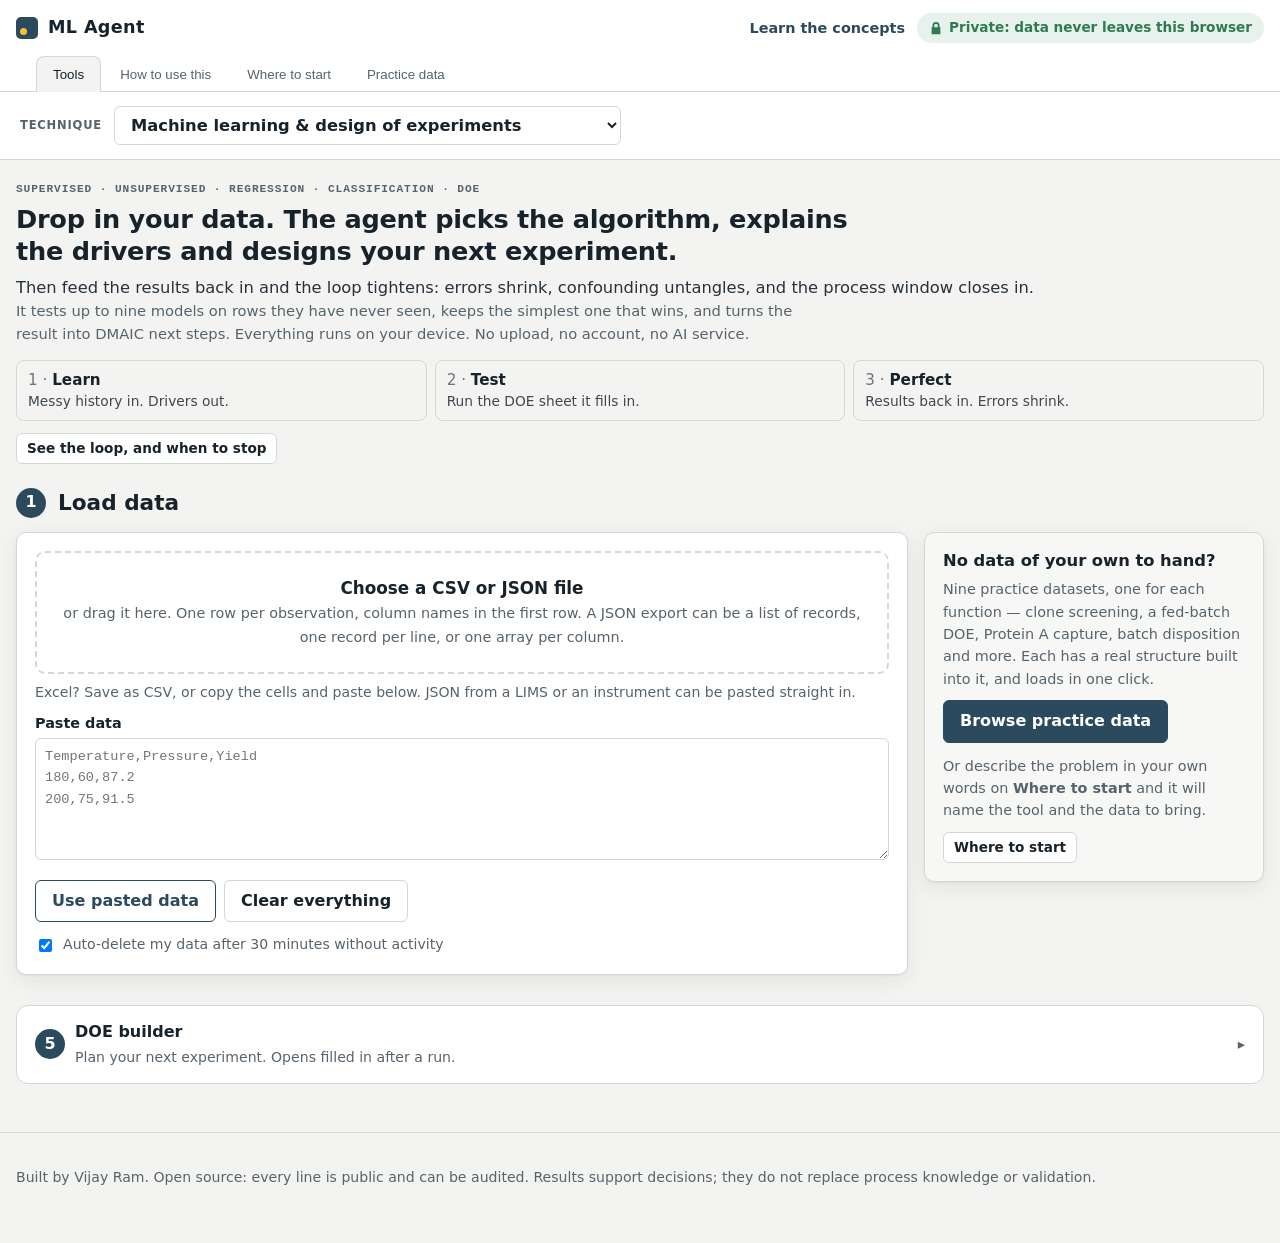
<file: index.html>
<!doctype html>
<html lang="en">
<head>
<meta charset="utf-8">
<meta name="viewport" content="width=device-width,initial-scale=1,viewport-fit=cover">
<!-- Privacy lock. The browser enforces this policy: the page may load its own files, and
     nothing else. connect-src 'none' blocks fetch, XHR, WebSocket and beacons; img-src
     blocks image "pixels" to any server; form-action blocks form posts. worker-src 'self'
     lets the sequence optimizer run in a background thread from this site's own file, and
     a worker inherits this same policy. Your data has no way out of this tab. -->
<meta http-equiv="Content-Security-Policy" content="default-src 'none'; script-src 'self'; style-src 'self'; img-src data: blob:; font-src 'none'; connect-src 'none'; media-src 'none'; object-src 'none'; frame-src 'none'; worker-src 'self'; manifest-src 'none'; form-action 'none'; base-uri 'none'">
<meta name="referrer" content="no-referrer">
<meta name="description" content="A private, in-browser machine learning agent: drop in data and it picks the best algorithm, explains the drivers and designs your next experiment (DOE).">
<title>ML Agent</title>
<link rel="icon" href="data:image/svg+xml,%3Csvg xmlns='http://www.w3.org/2000/svg' viewBox='0 0 32 32'%3E%3Crect width='32' height='32' rx='6' fill='%232c4a5e'/%3E%3Ccircle cx='9' cy='22' r='3' fill='%23f2c230'/%3E%3Ccircle cx='16' cy='14' r='3' fill='%23fff'/%3E%3Ccircle cx='23' cy='9' r='3' fill='%23fff'/%3E%3C/svg%3E">
<link rel="stylesheet" href="style.css">
</head>
<body>
<a class="skip" href="#main">Skip to content</a>
<header class="top">
  <div class="wrap top-row">
    <a class="brand" href="./"><span class="logo" aria-hidden="true"></span>ML Agent</a>
    <nav class="top-nav">
      <a href="learn.html" target="_blank" rel="noopener noreferrer">Learn the concepts</a>
      <button class="btn danger small" id="delete-top" type="button" hidden>Delete my data</button>
    </nav>
    <a class="lock" href="#privacy" data-tab-link="privacy"><svg viewBox="0 0 16 16" aria-hidden="true"><path d="M4 7V5a4 4 0 1 1 8 0v2h1v8H3V7h1zm2 0h4V5a2 2 0 1 0-4 0v2z"/></svg>Private: data never leaves this browser</a>
  </div>
  <div class="wrap">
    <nav class="pages" role="tablist" aria-label="Sections">
      <button class="page-tab" id="page-btn-tools" type="button" role="tab" aria-selected="true" aria-controls="page-tools">Tools</button>
      <button class="page-tab" id="page-btn-how" type="button" role="tab" aria-selected="false" aria-controls="page-how">How to use this</button>
      <button class="page-tab" id="page-btn-apps" type="button" role="tab" aria-selected="false" aria-controls="page-apps">Where to start</button>
      <button class="page-tab" id="page-btn-data" type="button" role="tab" aria-selected="false" aria-controls="page-data">Practice data</button>
    </nav>
  </div>
</header>

<main id="main">

  <div class="page" id="page-tools">
  <div class="toolbar">
    <div class="wrap toolbar-row">
      <label for="tool">Technique</label>
      <select id="tool">
        <option value="analyze">Machine learning &amp; design of experiments</option>
        <option value="stability">Linear regression &amp; confidence limits (ICH Q1E)</option>
        <option value="golden">PCA &amp; multivariate SPC (golden batch)</option>
        <option value="equivalence">Equivalence &amp; non-inferiority testing (TOST)</option>
        <option value="variance">Variance components, ANOVA &amp; Gage R&amp;R</option>
        <option value="limits">Tolerance intervals, power &amp; sample size</option>
        <option value="plasmid">Plasmid &amp; vector selection sandbox</option>
        <option value="sequence">Genetic algorithms &amp; multi-objective optimization</option>
        <option value="privacy">Privacy &amp; data handling</option>
      </select>
      <p class="tool-desc" id="tool-desc" aria-live="polite"></p>
    </div>
  </div>


  <div class="tabpanel" id="tab-analyze" role="tabpanel" aria-labelledby="tab-btn-analyze">
  <section class="hero">
    <div class="wrap">
      <p class="eyebrow">Supervised · unsupervised · regression · classification · DOE</p>
      <h1>Drop in your data. The agent picks the algorithm, explains the drivers and designs your next experiment.</h1>
      <p class="sub-head-hero">Then feed the results back in and the loop tightens: errors shrink, confounding untangles, and the process window closes in.</p>
      <p class="lede">It tests up to nine models on rows they have never seen, keeps the simplest one that wins, and turns the result into DMAIC next steps. Everything runs on your device. No upload, no account, no AI service.</p>
      <ol class="pillars">
        <li><b>Learn</b><span>Messy history in. Drivers out.</span></li>
        <li><b>Test</b><span>Run the DOE sheet it fills in.</span></li>
        <li><b>Perfect</b><span>Results back in. Errors shrink.</span></li>
      </ol>
      <p class="hint hero-how"><button class="btn ghost small" id="hero-how" type="button">See the loop, and when to stop</button></p>
    </div>
  </section>

  <section class="wrap step" id="load">
    <div class="step-head"><span class="num">1</span><h2>Load data</h2></div>
    <div class="load-grid">
      <div class="card">
        <label class="drop" id="drop">
          <input type="file" id="file" accept=".csv,.tsv,.txt,.json,.ndjson,text/csv,text/plain,application/json">
          <b>Choose a CSV or JSON file</b>
          <span>or drag it here. One row per observation, column names in the first row. A JSON export can be a list of records, one record per line, or one array per column.</span>
        </label>
        <p class="hint">Excel? Save as CSV, or copy the cells and paste below. JSON from a LIMS or an instrument can be pasted straight in.</p>
        <label class="field-label" for="paste">Paste data</label>
        <textarea id="paste" rows="5" spellcheck="false" autocomplete="off" placeholder="Temperature,Pressure,Yield&#10;180,60,87.2&#10;200,75,91.5"></textarea>
        <div class="row-actions">
          <button class="btn" id="use-paste" type="button">Use pasted data</button>
          <button class="btn ghost" id="clear" type="button">Clear everything</button>
        </div>
        <label class="check auto-del"><input type="checkbox" id="auto-delete" checked> Auto-delete my data after 30 minutes without activity</label>
      </div>
      <aside class="card start-card" id="start-card">
        <h3>No data of your own to hand?</h3>
        <p>Nine practice datasets, one for each function &mdash; clone screening, a fed-batch DOE, Protein A capture, batch disposition and more. Each has a real structure built into it, and loads in one click.</p>
        <div class="row-actions"><button class="btn primary" id="go-practice" type="button">Browse practice data</button></div>
        <p class="hint">Or describe the problem in your own words on <b>Where to start</b> and it will name the tool and the data to bring.</p>
        <div class="row-actions"><button class="btn ghost small" id="go-start" type="button">Where to start</button></div>
      </aside>
    </div>
    <p class="error" id="load-error" role="alert" hidden></p>
    <p class="deleted" id="deleted-note" role="status" hidden></p>
  </section>

  <section class="wrap step" id="setup" hidden>
    <div class="step-head"><span class="num">2</span><h2>Check the data and choose the goal</h2></div>
    <div class="card">
      <p id="data-summary" class="summary"></p>
      <div id="data-preview"></div>
      <details class="merge" id="merge">
        <summary>Join a second file on a shared ID (for example a process log and a QC report)</summary>
        <div class="merge-body">
          <label class="drop small" id="drop2"><input type="file" id="file2" accept=".csv,.tsv,.txt,.json,.ndjson,text/csv,text/plain,application/json"><b>Choose the second file</b><span>Its rows are matched to this file on a key column such as BatchID or LotNumber. Repeated rows per key (replicate lanes) are averaged.</span></label>
          <div id="merge-config" hidden>
            <div class="controls">
              <label>Key in <span id="m-left-name">file 1</span> <select id="m-left"></select></label>
              <label>Key in <span id="m-right-name">file 2</span> <select id="m-right"></select></label>
              <label>Keep <select id="m-how"><option value="inner">Only IDs found in both files</option><option value="left">Every row of the first file</option></select></label>
            </div>
            <p class="hint" id="m-preview"></p>
            <div class="row-actions"><button class="btn primary" type="button" id="m-join">Join the files</button></div>
          </div>
          <p class="merge-done" id="m-result" hidden></p>
        </div>
      </details>
      <div class="controls">
        <label>What do you want to predict?
          <select id="target"></select>
        </label>
        <label>Problem type
          <select id="task">
            <option value="auto">Let the agent decide</option>
            <option value="regression">Regression (predict a number)</option>
            <option value="classification">Classification (predict a category)</option>
          </select>
        </label>
        <label>Which result is better?
          <select id="goal"></select>
        </label>
      </div>
      <p class="hint" id="target-hint"></p>
      <fieldset class="mode">
        <legend>Analysis mode</legend>
        <label class="mode-opt"><input type="radio" name="mode" value="ml" checked><span><b>Standard ML</b><small>Models, drivers, action plan and DOE</small></span></label>
        <label class="mode-opt"><input type="radio" name="mode" value="sigma"><span><b>⚙ Six Sigma &amp; process control</b><small>Adds capability, control chart, box plots and Taguchi</small></span></label>
      </fieldset>
      <div class="spc-panel" id="spc-panel" hidden>
        <p class="spc-intro" id="spc-intro">Does this result have specification limits? All optional: leave them blank and you still get the control chart, box plots and robustness analysis.</p>
        <div class="controls" id="spc-fields">
          <label>Lower spec limit (LSL) <input type="number" id="lsl" step="any" inputmode="decimal"></label>
          <label>Upper spec limit (USL) <input type="number" id="usl" step="any" inputmode="decimal"></label>
          <label>Target value <input type="number" id="spec-target" step="any" inputmode="decimal"></label>
          <label class="check"><input type="checkbox" id="time-ordered" checked> Rows are in time order</label>
          <label>Units inspected per row <select id="count-units"><option value="">&mdash; not counted data &mdash;</option></select></label>
        </div>
        <p class="hint" id="count-hint">If the result is a count &mdash; particles, rejects, deviations &mdash; it goes on a count chart rather than the measurement chart, because a count&rsquo;s spread is fixed by its own mean. Naming the column that says how many units were looked at turns it into a chart whose limits move with that number.</p>
        <p class="error" id="spc-error" role="alert" hidden></p>
      </div>
      <details class="multi" id="multi">
        <summary>Optimize several results together (desirability)</summary>
        <div class="multi-body">
          <p class="hint" id="multi-intro">Balance competing results, such as higher purity and titer with lower HMW. For each one, say what is acceptable. <b>Maximize:</b> at or below Low is unacceptable, at or above High is fully met. <b>Minimize:</b> at or below Low is fully met, at or above High is unacceptable. <b>Hit a target:</b> outside Low to High is unacceptable, exactly on target is best. Importance weights the trade-off.</p>
          <div class="table-scroll"><table class="multi-table" id="multi-table"></table></div>
          <label class="multi-add">Add another numeric result <select id="multi-add"></select></label>
        </div>
      </details>
      <div class="table-scroll">
        <table class="profile" id="profile"></table>
      </div>
      <details class="preview">
        <summary>Preview the first rows</summary>
        <div class="table-scroll"><table id="preview"></table></div>
      </details>
      <div class="row-actions">
        <button class="btn primary" id="run" type="button">Run the agent</button>
      </div>
    </div>
    <div class="card progress-card" id="progress" hidden aria-live="polite">
      <div class="progress-row"><progress id="progress-bar" max="100" value="0"></progress><span id="progress-text"></span></div>
      <ol class="agent-log" id="agent-log"></ol>
      <div class="nn-live" id="nn-live" hidden><h4>Neural network learning, live</h4><div id="nn-live-chart"></div></div>
    </div>
    <p class="error" id="run-error" role="alert" hidden></p>
  </section>

  <section class="wrap step" id="results" hidden>
    <div class="step-head"><span class="num">3</span><h2>Results</h2></div>
    <div class="tiles" id="tiles"></div>
    <div class="card plan" id="plan"></div>
    <div class="card sim" id="sim" hidden></div>
    <div class="card">
      <h3>What the agent found</h3>
      <ul class="insights" id="insights"></ul>
    </div>
    <div id="result-blocks"></div>
  </section>

  <section class="wrap step" id="campaign" hidden>
    <div class="step-head"><span class="num">6</span><h2>Iterate: run the design, feed the results back</h2></div>
    <div class="card">
      <p class="summary">The loop this tool is built for: passive data gives a baseline, the baseline suggests a design, the design is run, and the results come back here. Each round is stacked onto the last and the model refitted, so you can see whether it is actually getting better &mdash; and stop when it is good enough rather than when the budget runs out.</p>
      <div class="controls">
        <label>Target interval (&plusmn;, in the units of the result) <input type="number" step="any" id="cm-t-half" placeholder="e.g. 0.5"></label>
        <label>Target RMSE <input type="number" step="any" id="cm-t-rmse" placeholder="optional"></label>
        <label>Target R&sup2; <input type="number" step="any" id="cm-t-r2" placeholder="optional"></label>
      </div>
      <label class="drop small" id="cm-drop"><input type="file" id="cm-file" accept=".csv,.tsv,.txt,.json,.ndjson,.xlsx"><b>Add this round&rsquo;s results</b><span>The run sheet with the measured column filled in. Columns are matched by name, so their order does not matter and an extra column is kept rather than dropped.</span></label>
      <p class="error" id="cm-error" role="alert" hidden></p>
      <div id="cm-out"></div>
    </div>
  </section>

  <section class="wrap step" id="next" hidden>
    <div class="step-head"><span class="num">4</span><h2>Next steps</h2></div>
    <ol class="dmaic" id="next-steps"></ol>
    <div class="row-actions">
      <button class="btn primary" id="save-pdf" type="button">Save as PDF</button>
      <button class="btn" id="print" type="button">Print</button>
      <button class="btn" id="save-excel" type="button">Download Excel (.xlsx)</button>
      <button class="btn" id="save-audit" type="button">Download audit package (.zip)</button>
      <button class="btn ghost" id="download-report" type="button">Download as web page (.html)</button>
      <button class="btn danger" id="delete-bottom" type="button">Finish and delete my data</button>
    </div>
    <p class="hint">Deleting removes your data and every result from this page. Nothing was ever saved or sent anywhere. A report you download is your own file; delete it when you no longer need it.</p>
  </section>

  <section class="wrap step" id="doe">
    <details class="doe-wrap" id="doe-wrap">
      <summary><span class="num">5</span><span><b>DOE builder</b><span class="hint">Plan your next experiment. Opens filled in after a run.</span></span></summary>
    <div class="card">
      <p id="doe-intro" class="summary">Plan a designed experiment from scratch, or let the agent pre-fill it after a run. Set each factor's low and high level; words (like Supplier A / Supplier B) make a categorical factor.</p>
      <div class="table-scroll">
        <table class="factors" id="factors"></table>
      </div>
      <div class="row-actions"><button class="btn ghost" id="add-factor" type="button">Add factor</button></div>
      <div class="controls">
        <label>Design
          <select id="design-type"></select>
        </label>
        <label>Center points
          <input id="centers" type="number" min="0" max="10" value="3">
        </label>
        <label>Replicates
          <input id="reps" type="number" min="1" max="5" value="1">
        </label>
        <label>Response name
          <input id="response-name" type="text" value="Response">
        </label>
        <label id="total-wrap" hidden>Batch total (what the components add up to)
          <input id="mix-total" type="text" inputmode="decimal" value="100">
        </label>
        <label id="degree-wrap" hidden>Lattice fineness
          <select id="mix-degree">
            <option value="2">Coarse (2 steps per component)</option>
            <option value="3" selected>Medium (3 steps)</option>
            <option value="4">Fine (4 steps)</option>
          </select>
        </label>
        <label class="check"><input id="randomize" type="checkbox" checked> Randomize run order</label>
      </div>
      <p class="hint" id="design-purpose"></p>
      <div class="row-actions"><button class="btn primary" id="generate" type="button">Generate run sheet</button></div>
      <p class="error" id="doe-error" role="alert" hidden></p>
      <div id="design-out"></div>
      <div id="mix-analyse" hidden>
        <h4>Analyse a finished mixture experiment</h4>
        <p class="hint">A mixture cannot be analysed with the usual factorial arithmetic: because the components always add to the same total, there is no intercept to estimate and the ordinary model is singular. Paste the completed run sheet here and it will be fitted with a Scheff&eacute; blending model instead. <a class="learn-link" href="learn.html#mixture-designs" target="_blank" rel="noopener noreferrer">Learn how this works &#8599;</a></p>
        <label class="full" for="mix-data">Completed run sheet (components and the measured response)</label>
        <textarea id="mix-data" rows="5" spellcheck="false" placeholder="Buffer,Sugar,Surfactant,Water,Stability&#10;60,30,0,10,88.2"></textarea>
        <div class="row-actions">
          <button class="btn primary" id="mix-fit" type="button">Fit the blending model</button>
          <button class="btn ghost small" id="mix-example" type="button">Load a worked example</button>
        </div>
        <p class="error" id="mix-error" role="alert" hidden></p>
        <div id="mix-out"></div>
      </div>
    </div>
    </details>
  </section>
  </div>

  <div class="tabpanel" id="tab-stability" role="tabpanel" aria-labelledby="tab-btn-stability" hidden>
  <section class="hero">
    <div class="wrap">
      <p class="eyebrow">ICH Q1E &middot; stability &middot; shelf life</p>
      <h1>How long does it stay in specification?</h1>
      <p class="lede">Paste your stability study and it fits the trend, tests whether the batches may be pooled, and reads the shelf life off the point where the 95% confidence limit meets your specification &mdash; the way ICH Q1E asks for it. Everything runs on your device.</p>
    </div>
  </section>

  <section class="wrap step" id="stab">
    <div class="step-head"><h2>Stability data</h2></div>
    <div class="card">
      <p class="summary">One row per measurement: a batch, a time point in months, and the result. Paste it, drop a CSV on it, or try the example. <a class="learn-link" href="learn.html#shelf-life" target="_blank" rel="noopener noreferrer">Learn how this works &#8599;</a></p>
      <div class="row-actions">
        <button class="btn ghost small" id="stab-sample" type="button">Load an example study</button>
        <button class="btn ghost small" id="stab-sample2" type="button">Example: batches that differ</button>
        <button class="btn ghost small" id="stab-clear" type="button">Clear</button>
      </div>
      <label class="full" for="stab-data">Stability data (CSV or tab separated with a header row, or JSON)</label>
      <textarea id="stab-data" rows="6" spellcheck="false" placeholder="BatchID,Month,Purity_Pct&#10;B-001,0,99.4&#10;B-001,3,99.1&#10;B-001,6,98.7"></textarea>
      <input type="file" id="stab-file" accept=".csv,.tsv,.txt,.json,.ndjson" class="file-input">
      <p class="hint" id="stab-read" aria-live="polite"></p>
      <div class="controls" id="stab-map" hidden>
        <label>Time column (months)
          <select id="stab-time"></select>
        </label>
        <label>Batch column
          <select id="stab-batch"></select>
        </label>
        <label>Result column
          <select id="stab-y"></select>
        </label>
        <label>Storage condition (optional)
          <select id="stab-cond"></select>
        </label>
        <label>Only this condition
          <select id="stab-cond-value"></select>
        </label>
      </div>
      <div id="stab-settings" hidden>
      <div class="controls">
        <label>What the attribute does
          <select id="stab-dir">
            <option value="auto">Decide from the data</option>
            <option value="decreasing">Falls over time (watch the lower limit)</option>
            <option value="increasing">Rises over time (watch the upper limit)</option>
            <option value="both">Could go either way (watch both)</option>
          </select>
        </label>
        <label id="stab-lsl-wrap">Lower specification limit
          <input id="stab-lsl" type="number" step="any" placeholder="e.g. 95">
        </label>
        <label id="stab-usl-wrap">Upper specification limit
          <input id="stab-usl" type="number" step="any" placeholder="e.g. 5">
        </label>
        <label>Pooling test level
          <select id="stab-alpha">
            <option value="0.25" selected>0.25 (ICH Q1E)</option>
            <option value="0.10">0.10</option>
            <option value="0.05">0.05</option>
          </select>
        </label>
      </div>
      <div class="row-actions">
        <button class="btn primary" id="stab-run" type="button">Estimate the shelf life</button>
      </div>
      </div>
      <p class="error" id="stab-error" role="alert" hidden></p>
      <div id="stab-out"></div>
    </div>
  </section>
  </div>

  <div class="tabpanel" id="tab-golden" role="tabpanel" aria-labelledby="tab-btn-golden" hidden>
  <section class="hero">
    <div class="wrap">
      <p class="eyebrow">PCA &middot; Hotelling's T&sup2; &middot; Q residuals</p>
      <h1>Is this batch following the path the good ones took?</h1>
      <p class="lede">Thirty sensors means thirty charts, and a batch can sit inside every one of them and still be going wrong. This learns the path your good batches follow, watches a new one against it, and names the sensor to blame &mdash; in hours, rather than in the deviation report.</p>
    </div>
  </section>

  <section class="wrap step" id="golden">
    <div class="step-head"><h2>Batch time-series data</h2></div>
    <div class="card">
      <p class="summary">One row per reading: which batch, how far into the batch it was, and the sensor values at that moment. <a class="learn-link" href="learn.html#golden-batch" target="_blank" rel="noopener noreferrer">Learn how this works &#8599;</a></p>
      <div class="row-actions">
        <button class="btn ghost small" id="gb-sample" type="button">Load an example campaign</button>
        <button class="btn ghost small" id="gb-clear" type="button">Clear</button>
      </div>
      <details class="shape" id="gb-shape">
        <summary>What the data should look like</summary>
        <div class="shape-body">
          <p class="hint">A long table, not a wide one: each row is one timestamp from one batch. Most historians export this shape directly.</p>
          <div class="table-scroll"><table class="shape-table"><thead><tr><th>BatchID</th><th>Hours</th><th>Temp_C</th><th>DO_Pct</th><th>pH</th><th>Feed_mL_h</th></tr></thead>
            <tbody>
              <tr><td>B-2401</td><td>0</td><td>37.0</td><td>55.2</td><td>7.05</td><td>2.0</td></tr>
              <tr><td>B-2401</td><td>6</td><td>37.0</td><td>54.1</td><td>7.04</td><td>2.2</td></tr>
              <tr><td>B-2401</td><td>12</td><td>36.9</td><td>53.4</td><td>7.04</td><td>2.4</td></tr>
              <tr class="dim"><td colspan="6">&hellip; to the end of that batch, then the next BatchID</td></tr>
            </tbody></table></div>
          <p class="hint">Readings need not line up between batches: different intervals and different batch lengths are handled. Three batches is the bare minimum; ten or more makes the envelope mean something.</p>
        </div>
      </details>
      <label class="full" for="gb-data">Readings (CSV or tab separated with a header row, or JSON)</label>
      <textarea id="gb-data" rows="6" spellcheck="false" placeholder="BatchID,Hours,Temp_C,DO_Pct,pH&#10;B-2401,0,37.0,55.2,7.05&#10;B-2401,6,37.0,54.1,7.04"></textarea>
      <input type="file" id="gb-file" accept=".csv,.tsv,.txt,.json,.ndjson" class="file-input">
      <p class="hint" id="gb-read" aria-live="polite"></p>
      <div id="gb-settings" hidden>
        <div class="controls">
          <label>Batch column <select id="gb-batch"></select></label>
          <label>Time column <select id="gb-time"></select></label>
          <label>Align batches on
            <select id="gb-align">
              <option value="time" selected>Actual elapsed time</option>
              <option value="percent">Percent of batch length</option>
            </select>
          </label>
        </div>
        <fieldset class="avoid">
          <legend>Sensors to watch together</legend>
          <div id="gb-vars" class="chips"></div>
        </fieldset>
        <fieldset class="avoid">
          <legend>Reference batches &mdash; the runs you were happy with</legend>
          <div id="gb-refs" class="chips"></div>
          <p class="hint" id="gb-ref-note"></p>
        </fieldset>
        <details class="advanced">
          <summary>Advanced settings</summary>
          <div class="controls">
            <label>Alarm limit
              <select id="gb-limit">
                <option value="0.99" selected>99% of good readings inside</option>
                <option value="0.95">95% of good readings inside</option>
                <option value="0.999">99.9% of good readings inside</option>
              </select>
            </label>
            <label>Points in a row before alarming
              <input id="gb-minrun" type="number" min="1" max="10" value="3">
            </label>
            <label>Points on the time grid
              <input id="gb-grid" type="number" min="10" max="400" step="10" value="60">
            </label>
          </div>
          <p class="hint">Limits are calibrated on reference batches held out of the model that scored them, so "99%" means a batch the model had never seen before. Requiring three points in a row stops one twitchy reading raising an alarm.</p>
        </details>
        <div class="row-actions">
          <button class="btn primary" id="gb-run" type="button">Check the batches</button>
        </div>
      </div>
      <p class="error" id="gb-error" role="alert" hidden></p>
      <div id="gb-out"></div>
    </div>
  </section>
  </div>

  <div class="tabpanel" id="tab-equivalence" role="tabpanel" aria-labelledby="tab-btn-equivalence" hidden>
  <section class="hero">
    <div class="wrap">
      <p class="eyebrow">Method transfer &middot; equivalence &middot; TOST</p>
      <h1>Is the new lab the same as the old one?</h1>
      <p class="lede">An ordinary t-test cannot answer that: failing to find a difference is not proof of sameness, it is often just too little data. TOST asks the right question &mdash; is the difference small enough to ignore? &mdash; and gives a yes, a no, or an honest "not yet".</p>
    </div>
  </section>

  <section class="wrap step" id="equiv">
    <div class="step-head"><h2>Results from both methods</h2></div>
    <div class="card">
      <p class="summary">Two ways in: one file where a column says which method produced each result, or a separate file from each lab. Either way, add a sample identifier and the same samples can be matched up as pairs, which is far more sensitive. <a class="learn-link" href="learn.html#equivalence" target="_blank" rel="noopener noreferrer">Learn how this works &#8599;</a></p>
      <div class="row-actions">
        <button class="btn ghost small" id="eq-sample" type="button">Example: a transfer that passes</button>
        <button class="btn ghost small" id="eq-sample2" type="button">Example: a real bias</button>
        <button class="btn ghost small" id="eq-sample3" type="button">Example: too few results</button>
        <button class="btn ghost small" id="eq-clear" type="button">Clear</button>
      </div>
      <div class="controls">
        <label>How is the data laid out?
          <select id="eq-layout">
            <option value="one" selected>One file &mdash; a column says which method</option>
            <option value="two">Two files &mdash; one per method</option>
          </select>
        </label>
      </div>
      <div id="eq-one">
        <label class="full" for="eq-data">Results (CSV or tab separated with a header row, or JSON)</label>
        <textarea id="eq-data" rows="6" spellcheck="false" placeholder="SampleID,Method_Lab,Result_Value&#10;S-01,Lab A,98.7&#10;S-01,Lab B,98.9"></textarea>
        <input type="file" id="eq-file" accept=".csv,.tsv,.txt,.json,.ndjson" class="file-input">
      </div>
      <div id="eq-two" class="two-up" hidden>
        <div class="side">
          <h4>Reference method <span class="chip">the one you trust</span></h4>
          <label class="full" for="eq-a-name">What to call it</label>
          <input id="eq-a-name" type="text" value="Reference method">
          <input type="file" id="eq-a-file" accept=".csv,.tsv,.txt,.json,.ndjson" class="file-input">
          <label class="full" for="eq-a-data">or paste its results</label>
          <textarea id="eq-a-data" rows="5" spellcheck="false" placeholder="SampleID,Result&#10;S-01,98.7"></textarea>
          <p class="hint" id="eq-a-read" aria-live="polite"></p>
          <div class="controls" id="eq-a-map" hidden>
            <label>Result column <select id="eq-a-value"></select></label>
            <label>Sample identifier <select id="eq-a-sample"></select></label>
          </div>
        </div>
        <div class="side">
          <h4>New method <span class="chip">the one being tested</span></h4>
          <label class="full" for="eq-b-name">What to call it</label>
          <input id="eq-b-name" type="text" value="New method">
          <input type="file" id="eq-b-file" accept=".csv,.tsv,.txt,.json,.ndjson" class="file-input">
          <label class="full" for="eq-b-data">or paste its results</label>
          <textarea id="eq-b-data" rows="5" spellcheck="false" placeholder="SampleID,Result&#10;S-01,98.9"></textarea>
          <p class="hint" id="eq-b-read" aria-live="polite"></p>
          <div class="controls" id="eq-b-map" hidden>
            <label>Result column <select id="eq-b-value"></select></label>
            <label>Sample identifier <select id="eq-b-sample"></select></label>
          </div>
        </div>
      </div>
      <p class="hint" id="eq-read" aria-live="polite"></p>
      <div id="eq-settings" hidden>
        <div class="controls" id="eq-map-one">
          <label>Method column
            <select id="eq-group"></select>
          </label>
          <label>Result column
            <select id="eq-value"></select>
          </label>
          <label>Sample identifier (optional)
            <select id="eq-sampleid"></select>
          </label>
        </div>
        <div class="controls" id="eq-methods">
          <label>Reference method
            <select id="eq-ref"></select>
          </label>
          <label>New method being tested
            <select id="eq-test"></select>
          </label>
        </div>
        <div class="controls">
          <label>Equivalence margin
            <input id="eq-margin" type="number" step="any" min="0" value="2">
          </label>
          <label>Margin is
            <select id="eq-margin-type">
              <option value="percent" selected>% of the reference mean</option>
              <option value="absolute">in measurement units</option>
            </select>
          </label>
        </div>
        <label class="check" id="eq-paired-wrap" hidden><input type="checkbox" id="eq-paired"> Match the same samples as pairs</label>
        <details class="advanced">
          <summary>Advanced settings</summary>
          <div class="controls">
            <label>Significance level (one sided)
              <select id="eq-alpha">
                <option value="0.05" selected>0.05 (a 90% interval)</option>
                <option value="0.025">0.025 (a 95% interval)</option>
                <option value="0.1">0.10 (an 80% interval)</option>
              </select>
            </label>
            <label>Spread of the two methods
              <select id="eq-var">
                <option value="welch" selected>May differ (Welch)</option>
                <option value="pooled">Assume the same (pooled)</option>
              </select>
            </label>
          </div>
          <p class="hint">TOST at 0.05 is the same statement as a 90% confidence interval sitting inside the margins. Welch is the safer default: it does not assume the two methods are equally precise.</p>
        </details>
        <div class="row-actions">
          <button class="btn primary" id="eq-run" type="button">Test for equivalence</button>
        </div>
      </div>
      <p class="error" id="eq-error" role="alert" hidden></p>
      <div id="eq-out"></div>
    </div>
  </section>
  </div>

  <div class="tabpanel" id="tab-variance" role="tabpanel" aria-labelledby="tab-btn-variance" hidden>
  <section class="hero">
    <div class="wrap">
      <p class="eyebrow">Variance components &middot; one-way ANOVA &middot; Gage R&amp;R</p>
      <h1>Is that spread the process, the supplier, or the assay measuring it?</h1>
      <p class="lede">A result moves and everyone has a theory. This splits the total spread into named sources and says what share each one owns &mdash; so you know whether to go after the vendor, the method, or nothing at all. The same arithmetic, pointed at your own instrument, tells you whether the assay can even see the differences you are chasing.</p>
    </div>
  </section>

  <section class="wrap step" id="variance">
    <div class="step-head"><h2>The measurements</h2></div>
    <div class="card">
      <p class="summary">One row per measurement. Which question you are asking decides the columns: where variation comes from needs a grouping column and a result, while a measurement-system study needs the sample, who or what measured it, and the result. <a class="learn-link" href="learn.html#variance-components" target="_blank" rel="noopener noreferrer">Learn how this works &#8599;</a></p>
      <div class="controls">
        <label>What are you asking?
          <select id="vc-mode">
            <option value="components" selected>Where is the variation coming from? (variance components)</option>
            <option value="grr">Can my measurement system see it? (Gage R&amp;R)</option>
            <option value="agree">Do people agree on a pass or fail call? (attribute agreement)</option>
          </select>
        </label>
      </div>
      <p class="tool-desc" id="vc-mode-desc" aria-live="polite"></p>
      <div class="row-actions" id="vc-examples"></div>
      <details class="shape" id="vc-shape">
        <summary>What the data should look like</summary>
        <div class="shape-body">
          <div id="vc-shape-body"></div>
        </div>
      </details>
      <label class="full" for="vc-data">Measurements (CSV or tab separated with a header row, or JSON)</label>
      <textarea id="vc-data" rows="6" spellcheck="false" placeholder="Lot,Result&#10;L-2401,96.2&#10;L-2401,96.6&#10;L-2402,94.1"></textarea>
      <input type="file" id="vc-file" accept=".csv,.tsv,.txt,.json,.ndjson" class="file-input">
      <p class="hint" id="vc-read" aria-live="polite"></p>
      <div id="vc-settings" hidden>
        <div class="controls" id="vc-map-components">
          <label>Grouping column <select id="vc-group"></select></label>
          <label>Result column <select id="vc-value"></select></label>
        </div>
        <div class="controls" id="vc-map-grr" hidden>
          <label>Sample or part <select id="vc-part"></select></label>
          <label>Operator or instrument <select id="vc-operator"></select></label>
          <label>Result column <select id="vc-grr-value"></select></label>
        </div>
        <div class="controls" id="vc-map-agree" hidden>
          <label>Sample or vial <select id="vc-a-part"></select></label>
          <label>Appraiser or inspector <select id="vc-a-operator"></select></label>
          <label>The call they made <select id="vc-a-rating"></select></label>
          <label>Known value, if you have one <select id="vc-a-standard"></select></label>
        </div>
        <p class="hint" id="vc-agree-note" hidden>Without a known value this says whether people agree with each other; it cannot say whether they are right. With one it also gives each appraiser&rsquo;s miss rate and false alarm rate, which is what an inspection qualification actually turns on.</p>
        <div class="controls" id="vc-spec" hidden>
          <label>Lower spec limit (optional) <input id="vc-lsl" type="text" inputmode="decimal" placeholder="e.g. 95"></label>
          <label>Upper spec limit (optional) <input id="vc-usl" type="text" inputmode="decimal" placeholder="e.g. 105"></label>
        </div>
        <p class="hint" id="vc-spec-note" hidden>With both spec limits given, the verdict is judged against the tolerance &mdash; the question a QC lab actually has. Without them it is judged against the spread of the parts in this study, which flatters a study made of very different parts and punishes one made of similar ones.</p>
        <details class="advanced" id="vc-advanced">
          <summary>Advanced settings</summary>
          <div class="controls">
            <label>Pairwise comparison level
              <select id="vc-alpha">
                <option value="0.05" selected>95% confidence (&alpha; 0.05)</option>
                <option value="0.01">99% confidence (&alpha; 0.01)</option>
                <option value="0.1">90% confidence (&alpha; 0.10)</option>
              </select>
            </label>
          </div>
          <p class="hint">Tukey's method holds that confidence across every pair at once. Running separate t-tests on ten pairs gives you roughly a one-in-two chance of a false alarm somewhere, which is how arguments about a blameless lot start.</p>
        </details>
        <div class="row-actions">
          <button class="btn primary" id="vc-run" type="button">Split the variation</button>
        </div>
      </div>
      <p class="error" id="vc-error" role="alert" hidden></p>
      <div id="vc-out"></div>
    </div>
  </section>
  </div>

  <div class="tabpanel" id="tab-limits" role="tabpanel" aria-labelledby="tab-btn-limits" hidden>
  <section class="hero">
    <div class="wrap">
      <p class="eyebrow">Tolerance intervals &middot; power &middot; sample size</p>
      <h1>What limits can this data actually defend &mdash; and how much data would it take?</h1>
      <p class="lede">The mean plus three standard deviations is not a specification: on ten batches it covers far less than people think, because the standard deviation is itself a guess. A tolerance interval does the honest version, and the same arithmetic run backwards tells you how many batches or results a study needs before it is worth running.</p>
    </div>
  </section>

  <section class="wrap step" id="limits">
    <div class="step-head"><h2>The question</h2></div>
    <div class="card">
      <div class="controls">
        <label>What do you need?
          <select id="tl-mode">
            <option value="spec" selected>Set or defend a specification limit (tolerance interval)</option>
            <option value="size">Work out how many results a study needs (power)</option>
          </select>
        </label>
      </div>
      <p class="tool-desc" id="tl-mode-desc" aria-live="polite"></p>

      <!-- ---------- specification setting ---------- -->
      <div id="tl-spec">
        <p class="summary">One column of results, one row each: the batches, lots or runs you want the limits to cover. <a class="learn-link" href="learn.html#tolerance-intervals" target="_blank" rel="noopener noreferrer">Learn how this works &#8599;</a></p>
        <div class="row-actions">
          <button class="btn ghost small" id="tl-ex1" type="button">Example: limits the data supports</button>
          <button class="btn ghost small" id="tl-ex2" type="button">Example: limits too tight for the process</button>
          <button class="btn ghost small" id="tl-ex3" type="button">Example: too few batches to say</button>
          <button class="btn ghost small" id="tl-clear" type="button">Clear</button>
        </div>
        <details class="shape" id="tl-shape">
          <summary>What the data should look like</summary>
          <div class="shape-body">
            <p class="hint">A header row and one numeric column. Extra columns are fine &mdash; you pick which one to use.</p>
            <div class="table-scroll"><table class="shape-table"><thead><tr><th>BatchID</th><th>Purity_Pct</th></tr></thead>
              <tbody><tr><td>B-2401</td><td>98.1</td></tr><tr><td>B-2402</td><td>97.4</td></tr><tr><td>B-2403</td><td>98.9</td></tr>
              <tr class="dim"><td colspan="2">&hellip; one row per batch</td></tr></tbody></table></div>
            <p class="hint">These must be independent results on the scale the specification is written on: one number per batch, not every replicate of every assay. Replicates make the spread look smaller than batch-to-batch reality and would give you limits that no future batch can hold.</p>
          </div>
        </details>
        <label class="full" for="tl-data">Results (CSV or tab separated with a header row, or JSON)</label>
        <textarea id="tl-data" rows="6" spellcheck="false" placeholder="BatchID,Purity_Pct&#10;B-2401,98.1&#10;B-2402,97.4"></textarea>
        <input type="file" id="tl-file" accept=".csv,.tsv,.txt,.json,.ndjson" class="file-input">
        <p class="hint" id="tl-read" aria-live="polite"></p>
        <div id="tl-settings" hidden>
          <div class="controls">
            <label>Result column <select id="tl-value"></select></label>
            <label>Cover this much of future production
              <select id="tl-p">
                <option value="0.99" selected>99% of the population</option>
                <option value="0.95">95% of the population</option>
                <option value="0.9973">99.73% (the &plusmn;3 sigma idea, done properly)</option>
                <option value="0.90">90% of the population</option>
              </select>
            </label>
            <label>Confidence
              <select id="tl-conf">
                <option value="0.95" selected>95%</option>
                <option value="0.99">99%</option>
                <option value="0.90">90%</option>
              </select>
            </label>
            <label>Which limits
              <select id="tl-sided">
                <option value="2" selected>Both, an upper and a lower</option>
                <option value="lower">A lower limit only (a minimum, such as potency)</option>
                <option value="upper">An upper limit only (a maximum, such as an impurity)</option>
              </select>
            </label>
          </div>
          <div class="controls">
            <label>Current lower spec limit (optional) <input id="tl-lsl" type="text" inputmode="decimal" placeholder="e.g. 95"></label>
            <label>Current upper spec limit (optional) <input id="tl-usl" type="text" inputmode="decimal" placeholder="e.g. 101"></label>
          </div>
          <p class="hint">Give the limits you already have and it will say whether this data supports them, and if not, how many more results it would take &mdash; or that no amount would be enough, which is the answer that saves the most time.</p>
          <div class="row-actions">
            <button class="btn primary" id="tl-run" type="button">Work out the limits</button>
          </div>
        </div>
      </div>

      <!-- ---------- study sizing ---------- -->
      <div id="tl-size" hidden>
        <p class="summary">No data needed: this is the calculation you do before the study, from what you already know about the scatter. <a class="learn-link" href="learn.html#power-sample-size" target="_blank" rel="noopener noreferrer">Learn how this works &#8599;</a></p>
        <div class="controls">
          <label>What is the study for?
            <select id="tl-design">
              <option value="tost" selected>Showing two things are equivalent (method transfer, a change)</option>
              <option value="two">Detecting a difference between two groups</option>
              <option value="one">Comparing one group against a fixed target</option>
            </select>
          </label>
        </div>
        <p class="tool-desc" id="tl-design-desc" aria-live="polite"></p>
        <div class="controls">
          <label id="tl-sd-wrap">Standard deviation you expect <input id="tl-sd" type="text" inputmode="decimal" value="1.2"></label>
          <label id="tl-margin-wrap">Equivalence margin (&plusmn;) <input id="tl-margin" type="text" inputmode="decimal" value="2"></label>
          <label id="tl-diff-wrap">Difference you expect is really there <input id="tl-diff" type="text" inputmode="decimal" value="0.5"></label>
          <label>Target power
            <select id="tl-power">
              <option value="0.8" selected>80%</option>
              <option value="0.9">90%</option>
              <option value="0.95">95%</option>
            </select>
          </label>
          <label>Significance level
            <select id="tl-alpha">
              <option value="0.05" selected>0.05</option>
              <option value="0.01">0.01</option>
              <option value="0.1">0.10</option>
            </select>
          </label>
          <label id="tl-paired-wrap">Design
            <select id="tl-paired">
              <option value="0" selected>Separate samples in each group</option>
              <option value="1">The same samples measured both ways (paired)</option>
            </select>
          </label>
        </div>
        <p class="hint" id="tl-size-hint"></p>
        <div class="row-actions">
          <button class="btn primary" id="tl-size-run" type="button">Work out the sample size</button>
          <button class="btn ghost small" id="tl-size-clear" type="button">Reset</button>
        </div>
      </div>

      <p class="error" id="tl-error" role="alert" hidden></p>
      <div id="tl-out"></div>
    </div>
  </section>
  </div>

  <div class="tabpanel" id="tab-plasmid" role="tabpanel" aria-labelledby="tab-btn-plasmid" hidden>
  <section class="hero">
    <div class="wrap">
      <p class="eyebrow">Vector selection &middot; four files in, a run sheet out</p>
      <h1>Which plasmid should we build for the programme coming in?</h1>
      <p class="lede">Load what you have screened before, the parts you can actually order, and the protein attributes of the incoming molecule. Out comes a balanced run sheet: which vector to build, what it is predicted to give, and an interval that widens as the build moves away from your evidence. No sliders &mdash; these are the numbers for the sheet you are about to book. If the history cannot speak to a protein like this one, it says so instead of printing a confident figure.</p>
    </div>
  </section>


  <section class="wrap step" id="pg-step1">
    <div class="step-head"><h2>1 &middot; Historical runs</h2></div>
    <div class="card">
      <p class="summary">Every construct this site has already screened: the protein it was for, the parts it was built from, and the titer it gave. Excel, CSV or JSON. <b>Nothing is uploaded</b> &mdash; the workbook is unzipped and read inside this tab.</p>
      <div class="row-actions">
        <button class="btn ghost small" id="pg-demo" type="button">Load a worked example (all three files)</button>
        <button class="btn ghost small" id="pg-clear" type="button">Clear</button>
      </div>
      <details class="shape">
        <summary>What the file should look like</summary>
        <div class="shape-body">
          <div class="table-scroll"><table class="shape-table"><thead><tr><th>Construct_ID</th><th>Protein_Class</th><th>Protein_kDa</th><th>Promoter_Type</th><th>Selection_Marker</th><th>Plasmid_Size_kb</th><th>Titer_gL</th></tr></thead>
            <tbody><tr><td>C-001</td><td>mAb</td><td>148</td><td>CMV</td><td>GS</td><td>7.2</td><td>6.91</td></tr>
            <tr class="dim"><td colspan="7">&hellip; one row per construct already screened</td></tr></tbody></table></div>
          <p class="hint">The protein columns matter as much as the vector columns. A history of one molecule cannot say how a different molecule will behave, and this tool will say so rather than predict anyway. Twelve complete runs is the minimum.</p>
        </div>
      </details>
      <input type="file" id="pg-hist-file" accept=".csv,.tsv,.txt,.json,.ndjson,.xlsx" class="file-input">
      <details class="shape">
        <summary>&hellip;or paste the runs in</summary>
        <div class="shape-body">
          <label class="full" for="pg-hist-paste">Historical runs (CSV or tab separated with a header row, or JSON)</label>
          <textarea id="pg-hist-paste" rows="6" spellcheck="false" placeholder="Construct_ID,Protein_Class,Protein_kDa,Promoter_Type,Selection_Marker,Plasmid_Size_kb,Titer_gL"></textarea>
          <div class="row-actions"><button class="btn" id="pg-hist-use" type="button">Use these runs</button></div>
          <p class="hint">Copy straight out of a spreadsheet and it pastes as tab separated, which is read as readily as commas. There is no hand-entry form for this step &mdash; nobody types two hundred runs, and pretending otherwise would just be a form nobody uses.</p>
        </div>
      </details>
      <p class="hint" id="pg-hist-read" aria-live="polite"></p>
      <div id="pg-hist-sheet"></div>
      <div id="pg-hist-map" hidden>
        <div class="controls">
          <label>Outcome to predict <select id="pg-target"></select></label>
          <label>Second outcome (optional) <select id="pg-target2"></select></label>
          <label>Confidence
            <select id="pg-conf"><option value="0.9" selected>90%</option><option value="0.8">80%</option><option value="0.95">95%</option></select>
          </label>
        </div>
      </div>
      <p class="error" id="pg-hist-error" role="alert" hidden></p>
    </div>
  </section>

  <section class="wrap step" id="pg-step2">
    <div class="step-head"><h2>2 &middot; Factors and levels available</h2></div>
    <div class="card">
      <p class="summary">What you can actually build with. One row per factor, with the levels available in a single cell, or a Min and Max for something continuous. This is the catalogue the tool chooses from &mdash; it will not propose a promoter you cannot order.</p>
      <details class="shape">
        <summary>What the file should look like</summary>
        <div class="shape-body">
          <div class="table-scroll"><table class="shape-table"><thead><tr><th>Factor</th><th>Levels</th><th>Min</th><th>Max</th><th>Step</th></tr></thead>
            <tbody><tr><td>Promoter_Type</td><td>CMV; EF1a; SV40; CAG</td><td></td><td></td><td></td></tr>
            <tr><td>Selection_Marker</td><td>GS; DHFR; Puromycin</td><td></td><td></td><td></td></tr>
            <tr><td>Plasmid_Size_kb</td><td></td><td>6</td><td>11</td><td>2.5</td></tr></tbody></table></div>
          <p class="hint">Levels may be separated by semicolons, commas or pipes, or given one per row. A factor with only one level is held fixed and said so. Factor names must match the column names in step 1, and any that do not are listed rather than ignored.</p>
        </div>
      </details>
      <input type="file" id="pg-fac-file" accept=".csv,.tsv,.txt,.json,.ndjson,.xlsx" class="file-input">
      <details class="shape" id="pg-fac-entry">
        <summary>&hellip;or type the catalogue in</summary>
        <div class="shape-body">
          <label class="full" for="pg-fac-paste">Factors and levels (CSV or tab separated with a header row, or JSON)</label>
          <textarea id="pg-fac-paste" rows="4" spellcheck="false" placeholder="Factor,Levels,Min,Max,Step"></textarea>
          <div class="row-actions"><button class="btn" id="pg-fac-use" type="button">Use this catalogue</button></div>
          <h4>Or build it a factor at a time</h4>
          <p class="hint">A catalogue is usually three or four lines, which is faster to type than to find in a file. Give levels for something you choose between, or a range for something continuous.</p>
          <div id="pg-fac-build"></div>
          <div class="row-actions">
            <button class="btn ghost small" id="pg-fac-add" type="button">Add a factor</button>
            <button class="btn ghost small" id="pg-fac-fromhist" type="button">Suggest from the history</button>
          </div>
        </div>
      </details>
      <p class="hint" id="pg-fac-read" aria-live="polite"></p>
      <div id="pg-fac-sheet"></div>
      <div id="pg-fac-out"></div>
      <p class="error" id="pg-fac-error" role="alert" hidden></p>
    </div>
  </section>

  <section class="wrap step" id="pg-step3">
    <div class="step-head"><h2>3 &middot; The future programme</h2></div>
    <div class="card">
      <p class="summary">The incoming molecule, described by its protein attributes. One row per programme, so a whole quarter's intake can be planned at once. Do not put vector choices in here &mdash; those are what the tool is for.</p>
      <details class="shape">
        <summary>What the file should look like</summary>
        <div class="shape-body">
          <div class="table-scroll"><table class="shape-table"><thead><tr><th>Program_ID</th><th>Protein_Class</th><th>Protein_kDa</th></tr></thead>
            <tbody><tr><td>PRG-24-001</td><td>bispecific</td><td>101</td></tr>
            <tr><td>PRG-24-002</td><td>enzyme</td><td>60</td></tr>
            <tr class="dim"><td colspan="3">&hellip; one row per incoming programme</td></tr></tbody></table></div>
          <p class="hint">The attribute columns should be ones that appear in step 1, or the history has nothing to say about them. Any column matching a step 2 factor is dropped with a note, because choosing those is the tool's job.</p>
        </div>
      </details>
      <input type="file" id="pg-prog-file" accept=".csv,.tsv,.txt,.json,.ndjson,.xlsx" class="file-input">
      <details class="shape" id="pg-prog-entry">
        <summary>&hellip;or type the programmes in</summary>
        <div class="shape-body">
          <label class="full" for="pg-prog-paste">Future programmes (CSV or tab separated with a header row, or JSON)</label>
          <textarea id="pg-prog-paste" rows="4" spellcheck="false" placeholder="Program_ID,Protein_Class,Protein_kDa"></textarea>
          <div class="row-actions"><button class="btn" id="pg-prog-use" type="button">Use these programmes</button></div>
          <h4>Or add one programme at a time</h4>
          <p class="hint" id="pg-prog-build-note">Load the historical runs in step 1 first &mdash; the form then asks for exactly the protein attributes your history records, with the values it has actually seen.</p>
          <div id="pg-prog-build"></div>
          <div id="pg-prog-list"></div>
        </div>
      </details>
      <p class="hint" id="pg-prog-read" aria-live="polite"></p>
      <div id="pg-prog-sheet"></div>
      <div id="pg-prog-out"></div>
      <div class="controls">
        <label>Strains per programme on the sheet
          <select id="pg-runs"><option>8</option><option>12</option><option>16</option><option>24</option><option selected>48</option><option>96</option></select>
        </label>
        <label>What the sheet is for
          <select id="pg-purpose">
            <option value="select" selected>Pick the best vector &mdash; repeat the leaders</option>
            <option value="screen">Map what drives titer &mdash; spread across the catalogue</option>
          </select>
        </label>
      </div>
      <div class="row-actions"><button class="btn primary" id="pg-run" type="button" disabled>Build the run sheet</button></div>
      <p class="error" id="pg-prog-error" role="alert" hidden></p>
    </div>
  </section>

  <section class="wrap step" id="pg-step4" hidden>
    <div class="step-head"><h2>4 &middot; Plasmid selection and predicted outcome</h2></div>
    <div class="card">
      <p class="summary">A run sheet per programme: which plasmid to build, what it is predicted to give, and how much of that is evidence rather than the shape of the fit. No sliders &mdash; these are the numbers for the sheet you are about to book.</p>
      <div id="pg-out"></div>
    </div>
  </section>

  <details class="legacy-tool">
    <summary><b>Explore one setting at a time</b><span class="hint">the original sliders &mdash; kept because the interval machinery under them is the same, but not needed for the flow above</span></summary>
  <section class="wrap step" id="plasmid">
    <div class="step-head"><h2>Historical runs</h2></div>
    <div class="card">
      <p class="summary">One row per construct already screened. Needs the genetic features and at least one measured outcome. <a class="learn-link" href="learn.html#extrapolation" target="_blank" rel="noopener noreferrer">Learn how the interval works &#8599;</a></p>
      <div class="row-actions">
        <button class="btn ghost small" id="pl-sample" type="button">Load an example corpus</button>
        <button class="btn ghost small" id="pl-clear" type="button">Clear</button>
      </div>
      <details class="shape">
        <summary>What the data should look like</summary>
        <div class="shape-body">
          <div class="table-scroll"><table class="shape-table"><thead><tr><th>Construct_ID</th><th>Promoter_Type</th><th>Enhancer_Present</th><th>CAI_Score</th><th>Plasmid_Size_kb</th><th>Selection_Marker</th><th>Expression_Mode</th><th>Seed_Density_10e5</th><th>Titer_gL</th><th>Productivity_qp</th></tr></thead>
            <tbody><tr><td>C-001</td><td>CMV</td><td>Yes</td><td>0.84</td><td>7.2</td><td>GS</td><td>Stable</td><td>4.0</td><td>6.9</td><td>24.1</td></tr>
            <tr class="dim"><td colspan="10">&hellip; one row per construct screened</td></tr></tbody></table></div>
          <p class="hint">Column names need not match exactly &mdash; you map them below. Twelve complete runs is the minimum: most of them train the model and a slice is held back to calibrate the interval, and that held-back slice is what makes the interval mean anything.</p>
        </div>
      </details>
      <label class="full" for="pl-data">Historical runs (CSV or tab separated with a header row, or JSON)</label>
      <textarea id="pl-data" rows="6" spellcheck="false" placeholder="Construct_ID,Promoter_Type,Enhancer_Present,CAI_Score,Plasmid_Size_kb,Selection_Marker,Expression_Mode,Seed_Density_10e5,Titer_gL,Productivity_qp"></textarea>
      <input type="file" id="pl-file" accept=".csv,.tsv,.txt,.json,.ndjson" class="file-input">
      <p class="hint" id="pl-read" aria-live="polite"></p>
      <div id="pl-map" hidden>
        <div class="controls">
          <label>Titer column <select id="pl-titer"></select></label>
          <label>Productivity column <select id="pl-qp"></select></label>
          <label>Confidence
            <select id="pl-conf">
              <option value="0.9" selected>90%</option>
              <option value="0.8">80%</option>
              <option value="0.95">95%</option>
            </select>
          </label>
        </div>
        <fieldset class="avoid">
          <legend>Features to predict from</legend>
          <div id="pl-feats" class="chips"></div>
        </fieldset>
        <div class="row-actions"><button class="btn primary" id="pl-train" type="button">Fit and calibrate</button></div>
      </div>
      <p class="error" id="pl-error" role="alert" hidden></p>
      <div id="pl-fit"></div>
    </div>
  </section>

  <section class="wrap step" id="pl-desk-wrap" hidden>
    <div class="step-head"><h2>Simulation desk</h2></div>
    <div class="card">
      <p class="summary">Move a slider and the prediction follows. The amber badge means you have left the range of the historical runs, and the band widens to match.</p>
      <div class="desk">
        <div class="desk-inputs" id="pl-inputs"></div>
        <div class="desk-out" id="pl-out"></div>
      </div>
      <div class="row-actions">
        <button class="btn primary" id="pl-doe" type="button">Design 4 runs to settle this</button>
        <button class="btn" id="pl-csv" type="button">Download the prediction (.csv)</button>
      </div>
      <div id="pl-doe-out"></div>
    </div>
  </section>

  <section class="wrap step" id="pl-sheet-wrap" hidden>
    <div class="step-head"><h2>Forecast a proposed run sheet</h2></div>
    <div class="card">
      <p class="summary">The desk above answers one setting. A screening programme is a sheet of them. Paste the runs you are about to book &mdash; or take the ones designed above &mdash; and every row is predicted with its own interval and its own standing against the historical runs.</p>
      <div class="row-actions">
        <button class="btn ghost small" id="pl-sheet-fill" type="button">Use the runs designed above</button>
        <button class="btn ghost small" id="pl-sheet-example" type="button">Load an example sheet</button>
        <button class="btn ghost small" id="pl-sheet-clear" type="button">Clear</button>
      </div>
      <details class="shape">
        <summary>What the run sheet should look like</summary>
        <div class="shape-body">
          <div class="table-scroll"><table class="shape-table"><thead><tr><th>RunOrder</th><th>Promoter_Type</th><th>CAI_Score</th><th>Plasmid_Size_kb</th></tr></thead>
            <tbody><tr><td>1</td><td>CMV</td><td>0.88</td><td>6.4</td></tr>
            <tr><td>2</td><td>EF1a</td><td>0.72</td><td>11.0</td></tr>
            <tr class="dim"><td colspan="4">&hellip; one row per run you intend to execute</td></tr></tbody></table></div>
          <p class="hint">Only the columns you are varying are needed. <code>RunOrder</code> and <code>StdOrder</code> are recognised and carried through. Any feature the sheet does not carry is held at the desk setting, and the tool lists which ones those were &mdash; a sheet that silently omits the factor you care about otherwise looks identical to one that has it.</p>
        </div>
      </details>
      <label class="full" for="pl-sheet">Proposed runs (CSV or tab separated with a header row, or JSON)</label>
      <textarea id="pl-sheet" rows="6" spellcheck="false" placeholder="RunOrder,Promoter_Type,CAI_Score,Plasmid_Size_kb"></textarea>
      <input type="file" id="pl-sheet-file" accept=".csv,.tsv,.txt,.json,.ndjson" class="file-input">
      <div class="controls">
        <label>What the intervals should claim
          <select id="pl-sheet-mode">
            <option value="marginal" selected>Each run on its own</option>
            <option value="simultaneous">Every run at once (across the whole sheet)</option>
          </select>
        </label>
      </div>
      <p class="hint">A 90% interval covers 90% of runs <i>on average</i>. That is not the same as every row of a twelve-run sheet landing inside its band &mdash; even if the runs were independent that would be 0.9<sup>12</sup>, about 28%. Measured on this tool: per-run coverage 0.908 against the 0.900 claimed, but only <b>0.344</b> of twelve-run sheets had every row inside. Switching to <i>every run at once</i> spends the error budget across the sheet and brought that to <b>0.978</b>. Pick the second if you are going to read the whole sheet as one forecast.</p>
      <div class="row-actions"><button class="btn primary" id="pl-sheet-go" type="button">Forecast every run</button></div>
      <p class="error" id="pl-sheet-error" role="alert" hidden></p>
      <div id="pl-sheet-out"></div>
    </div>
  </section>
  </details>
  </div>

  <div class="tabpanel" id="tab-sequence" role="tabpanel" aria-labelledby="tab-btn-sequence" hidden>
  <section class="wrap step" id="seq">
    <div class="step-head"><h2>Sequence optimizer</h2></div>
    <div class="card">
      <p class="summary">Codon optimization by genetic algorithm. Paste a coding DNA sequence and it evolves synonymous codons &mdash; same protein, different spelling &mdash; to raise the <b>Codon Adaptation Index</b> for your host, hold <b>GC content</b> inside its window, keep the <b>5' end unfolded</b>, and remove <b>restriction sites</b>. It runs in a background thread, so the page stays responsive. <a class="learn-link" href="learn.html#codon-optimization" target="_blank" rel="noopener noreferrer">Learn how this works &#8599;</a></p>
      <div class="row-actions">
        <button class="btn ghost small" id="seq-sample" type="button">Load an example gene</button>
        <button class="btn ghost small" id="seq-clear" type="button">Clear</button>
      </div>
      <label class="full" for="seq-dna">Coding DNA sequence (FASTA or plain letters; must start at the first codon)</label>
      <textarea id="seq-dna" rows="5" spellcheck="false" placeholder="ATGGGCAGCAGCCATCATCATCATCATCACAGC..."></textarea>
      <p class="hint" id="seq-read" aria-live="polite"></p>
      <div id="seq-settings" hidden>
      <div class="controls">
        <label>Expression host
          <select id="seq-host"></select>
        </label>
        <label>GC window low
          <input id="seq-gc-low" type="number" min="20" max="70" step="1" value="45"><span class="unit">%</span>
        </label>
        <label>GC window high
          <input id="seq-gc-high" type="number" min="30" max="80" step="1" value="55"><span class="unit">%</span>
        </label>
        <label>Longest single-base run
          <input id="seq-maxrun" type="number" min="0" max="12" step="1" value="6">
        </label>
      </div>
      <fieldset class="avoid">
        <legend>Keep the start unstructured</legend>
        <label class="check"><input id="seq-nohairpin" type="checkbox"> No hairpins near the start</label>
        <div class="controls">
          <label>Within the first
            <input id="seq-hp-within" type="number" min="6" max="90" step="1" value="20"><span class="unit">bases</span>
          </label>
          <label>Stem of at least
            <input id="seq-hp-stem" type="number" min="3" max="8" step="1" value="4"><span class="unit">bp</span>
          </label>
        </div>
        <p class="hint">A hairpin is a short run of bases pairing with a run just downstream, closing over a loop. Across the first few codons these hold up ribosome loading, so one there can cost more expression than a poor codon choice further in. Ticking this makes it a <b>hard requirement</b> rather than something traded off: a sequence that still has one never wins, whatever its CAI. Stems are counted in Watson&ndash;Crick pairs over a loop of 3 to 8 bases &mdash; a short run pairing across a 30-base gap is not a hairpin. There is little room to work with here (the start codon is fixed and only a few codons follow), so if it cannot be cleared the report says so rather than quietly dropping the requirement.</p>
      </fieldset>
      <fieldset class="avoid">
        <legend>Remove these sites (both strands)</legend>
        <div id="seq-enzymes" class="chips"></div>
        <label class="full" for="seq-extra">Other sequences to avoid (comma separated, for example GGTCTC, AAGCTT)</label>
        <input id="seq-extra" type="text" spellcheck="false" placeholder="GGTCTC, AAGCTT">
      </fieldset>
      <details class="advanced">
        <summary>Advanced settings</summary>
        <div class="controls">
          <label>Importance: CAI
            <select id="seq-w-cai" class="wsel"></select>
          </label>
          <label>Importance: GC window
            <select id="seq-w-gc" class="wsel"></select>
          </label>
          <label>Importance: 5' folding
            <select id="seq-w-fold" class="wsel"></select>
          </label>
          <label>Population
            <input id="seq-pop" type="number" min="20" max="300" step="10" value="80">
          </label>
          <label>Generations
            <input id="seq-gens" type="number" min="20" max="2000" step="10" value="300">
          </label>
        </div>
        <p class="hint">A bigger population searches more spellings per generation; more generations keep going for longer. The defaults finish in a few seconds on a typical gene.</p>
      </details>
      <div class="row-actions">
        <button class="btn primary" id="seq-run" type="button">Optimize the sequence</button>
        <button class="btn" id="seq-stop" type="button" hidden>Stop and keep the best so far</button>
      </div>
      </div>
      <p class="error" id="seq-error" role="alert" hidden></p>
      <div id="seq-progress" hidden>
        <div class="prog-row"><progress id="seq-bar" max="100" value="0"></progress><span id="seq-status"></span></div>
        <div class="cols2">
          <div><h4>Best and average score</h4><div id="seq-chart-fit"></div></div>
          <div><h4>Population diversity</h4><div id="seq-chart-div"></div></div>
        </div>
      </div>
      <div id="seq-out"></div>
    </div>
  </section>
  </div>

  <div class="tabpanel" id="tab-privacy" role="tabpanel" aria-labelledby="tab-btn-privacy" hidden>
  <section class="wrap step privacy" id="privacy">
    <div class="step-head"><span class="num lock-num" aria-hidden="true"><svg viewBox="0 0 16 16"><path d="M4 7V5a4 4 0 1 1 8 0v2h1v8H3V7h1zm2 0h4V5a2 2 0 1 0-4 0v2z"/></svg></span><h2>How your data stays private</h2></div>
    <div class="privacy-grid">
      <div class="card">
        <ul class="guarantees">
          <li><b>Nothing is uploaded.</b> Your file is read by your own browser. All math (models, DOE, charts) runs in JavaScript on your device.</li>
          <li><b>The browser is told to block every outgoing connection.</b> This page carries a security policy with <code>connect-src 'none'</code>, so even a bug or a bad add-on in this code could not send your data anywhere.</li>
          <li><b>Nothing is stored, and you can delete on demand.</b> No cookies, no local storage, no database. Press <i>Finish and delete my data</i> when you are done. Data is also wiped automatically after 30 idle minutes, when you leave the page, or when you close or refresh the tab.</li>
          <li><b>No AI service sees it.</b> The agent is built from classic statistics and machine learning plus written rules. No LLM, no API key, no prompts sent anywhere.</li>
          <li><b>No trackers.</b> No analytics, ads, web fonts or third-party scripts.</li>
          <li><b>Works offline.</b> Once the page has loaded you can switch off Wi-Fi and it still works.</li>
        </ul>
        <p class="hint">Fine print: like any website, the host (GitHub Pages) sees that the page was opened. It never sees your data. Browser extensions you install can read any page, so use a clean browser profile for sensitive data.</p>
      </div>
      <div class="card">
        <h3>Check it yourself</h3>
        <ol class="verify">
          <li>Open developer tools (F12) → Network tab, then run the agent. Only this page's own files appear.</li>
          <li>Or press the button: the page tries to contact an outside server and the browser blocks it.</li>
        </ol>
        <button class="btn" id="self-test" type="button">Run privacy self-test</button>
        <div id="self-test-out" class="self-test" aria-live="polite"></div>
      </div>
    </div>
  </section>
  </div>
  </div><!-- /page-tools -->

  <div class="page" id="page-how" hidden>
    <section class="wrap page-intro">
      <h2>How to use this</h2>
      <p class="lede">One pass answers a question. Four passes change a process. The loop below is the whole method; the panel under it reads your current run and says which turn you are on and whether you can stop.</p>
    </section>

    <section class="wrap">
      <div class="cycle-wrap">
        <svg class="cycle" viewBox="0 0 360 360" role="img" aria-label="A four-phase closed loop: discover, disentangle, refine, converge, returning to discover.">
          <defs>
            <marker id="cyc-arrow" viewBox="0 0 10 10" refX="8" refY="5" markerWidth="5" markerHeight="5" orient="auto-start-reverse">
              <path class="cyc-arrow" d="M 0 1 L 9 5 L 0 9 z"/>
            </marker>
          </defs>
          <path class="cyc-arc" d="M 212.5 85.9 A 110 110 0 0 1 274.1 147.5" marker-end="url(#cyc-arrow)"/>
          <path class="cyc-arc" d="M 274.1 212.5 A 110 110 0 0 1 212.5 274.1" marker-end="url(#cyc-arrow)"/>
          <path class="cyc-arc" d="M 147.5 274.1 A 110 110 0 0 1 85.9 212.5" marker-end="url(#cyc-arrow)"/>
          <path class="cyc-arc" d="M 85.9 147.5 A 110 110 0 0 1 147.5 85.9" marker-end="url(#cyc-arrow)"/>
          <g class="cyc-node" data-phase="1"><circle cx="180" cy="70" r="36"/><text x="180" y="78">1</text></g>
          <g class="cyc-node" data-phase="2"><circle cx="290" cy="180" r="36"/><text x="290" y="188">2</text></g>
          <g class="cyc-node" data-phase="3"><circle cx="180" cy="290" r="36"/><text x="180" y="298">3</text></g>
          <g class="cyc-node" data-phase="4"><circle cx="70" cy="180" r="36"/><text x="70" y="188">4</text></g>
          <text class="cyc-label" x="180" y="22">Discover</text>
          <text class="cyc-label" x="290" y="238">Disentangle</text>
          <text class="cyc-label" x="180" y="346">Refine</text>
          <text class="cyc-label" x="70" y="238">Converge</text>
          <text class="cyc-mid" x="180" y="176">closed</text>
          <text class="cyc-mid" x="180" y="194">loop</text>
        </svg>
        <ol class="loop-steps" id="loop-steps"></ol>
      </div>
    </section>

    <section class="wrap">
      <h3 class="sub-head">When to stop &mdash; read from your current run</h3>
      <div id="exit-gates"></div>
    </section>

    <section class="wrap">
      <h3 class="sub-head">What each tool actually does</h3>
      <p class="hint">Every tool in one table first &mdash; what it is, where it is used, what data it needs and what it hands back &mdash; then the methods inside each one: whether it is statistics or machine learning, what its chart is for, and how it is judged. The two carry different burdens of proof: a named test has assumptions you can check and an exact answer, while a fitted model has neither and is judged on rows it has never seen.</p>
      <div id="methods-table"></div>
    </section>

    <section class="wrap">
      <h3 class="sub-head">When the data is not bell-shaped</h3>
      <div id="nonnormal"></div>
    </section>
  </div><!-- /page-how -->

  <div class="page" id="page-apps" hidden>
    <section class="wrap page-intro">
      <h2>Where to start</h2>
      <p class="lede">Describe the problem in your own words, or pick your group and see every method that applies to it &mdash; with the jobs it covers, what each method does for you, and one click through to it. The tool itself is on the <b>Tools</b> tab and something to try it on is under <b>Practice data</b>, so this page can stay about choosing.</p>
    </section>

  <section class="wrap ask" id="ask">
    <div class="card ask-card">
      <label class="ask-label" for="ask-text">Describe what you are trying to find out, in your own words</label>
      <div class="ask-row">
        <input type="text" id="ask-text" autocomplete="off" spellcheck="false"
          placeholder="e.g. my purity results jump around between lots and I cant tell if its the assay">
        <button class="btn primary" id="ask-go" type="button">Point me at the right tool</button>
      </div>
      <p class="hint ask-note">What you type stays on this page: it is matched against a word list in the source, never sent anywhere, and never stored. Clearing your data clears it too.</p>
      <div class="ask-examples" id="ask-examples"></div>
      <div id="ask-out" aria-live="polite"></div>
      <details class="advanced" id="ask-how">
        <summary>How this works, and what it cannot do</summary>
        <div id="ask-how-body"></div>
      </details>
    </div>
  </section>


  <section class="wrap" id="tool-apps"></section>

  </div><!-- /page-apps -->

  <div class="page" id="page-data" hidden>
    <section class="wrap page-intro">
      <h2>Practice data</h2>
      <p class="lede">Nine synthetic biologics datasets grouped by the function that would use them &mdash; generated in your browser from fixed seeds, so no company or batch data is involved. Each has a real structure built into it, so there is something to find. Clicking one loads it and takes you to the tool.</p>
    </section>
    <section class="wrap step" id="apps-data">
      <div class="card">
        <div class="samples" id="samples"></div>
      </div>
    </section>
  </div><!-- /page-data -->

</main>

<footer class="foot">
  <div class="wrap">
    <p>Built by Vijay Ram. Open source: every line is public and can be audited. Results support decisions; they do not replace process knowledge or validation.</p>
  </div>
</footer>

<div class="tip" id="tip" role="tooltip" hidden></div>
<script src="engine.js"></script>
<script src="doe.js"></script>
<script src="spc.js"></script>
<script src="merge.js"></script>
<script src="audit.js"></script>
<script src="xlsx.js"></script>
<script src="program.js"></script>
<script src="campaign.js"></script>
<script src="departments.js"></script>
<script src="uncertainty.js"></script>
<script src="agent.js"></script>
<script src="samples.js"></script>
<script src="applications.js"></script>
<script src="stability.js"></script>
<script src="codon.js"></script>
<script src="fold.js"></script>
<script src="ga.js"></script>
<script src="charts.js"></script>
<script src="explain.js"></script>
<script src="methods.js"></script>
<script src="pdf.js"></script>
<script src="app.js"></script>
<script src="golden.js"></script>
<script src="tost.js"></script>
<script src="stab.js"></script>
<script src="golden-ui.js"></script>
<script src="tost-ui.js"></script>
<script src="variance.js"></script>
<script src="variance-ui.js"></script>
<script src="tolerance.js"></script>
<script src="tolerance-ui.js"></script>
<script src="advisor.js"></script>
<script src="advisor-eval.js"></script>
<script src="advisor-ui.js"></script>
<script src="plasmid.js"></script>
<script src="plasmid-ui.js"></script>
<script src="program-ui.js"></script>
<script src="campaign-ui.js"></script>
<script src="seq.js"></script>
</body>
</html>
</file>
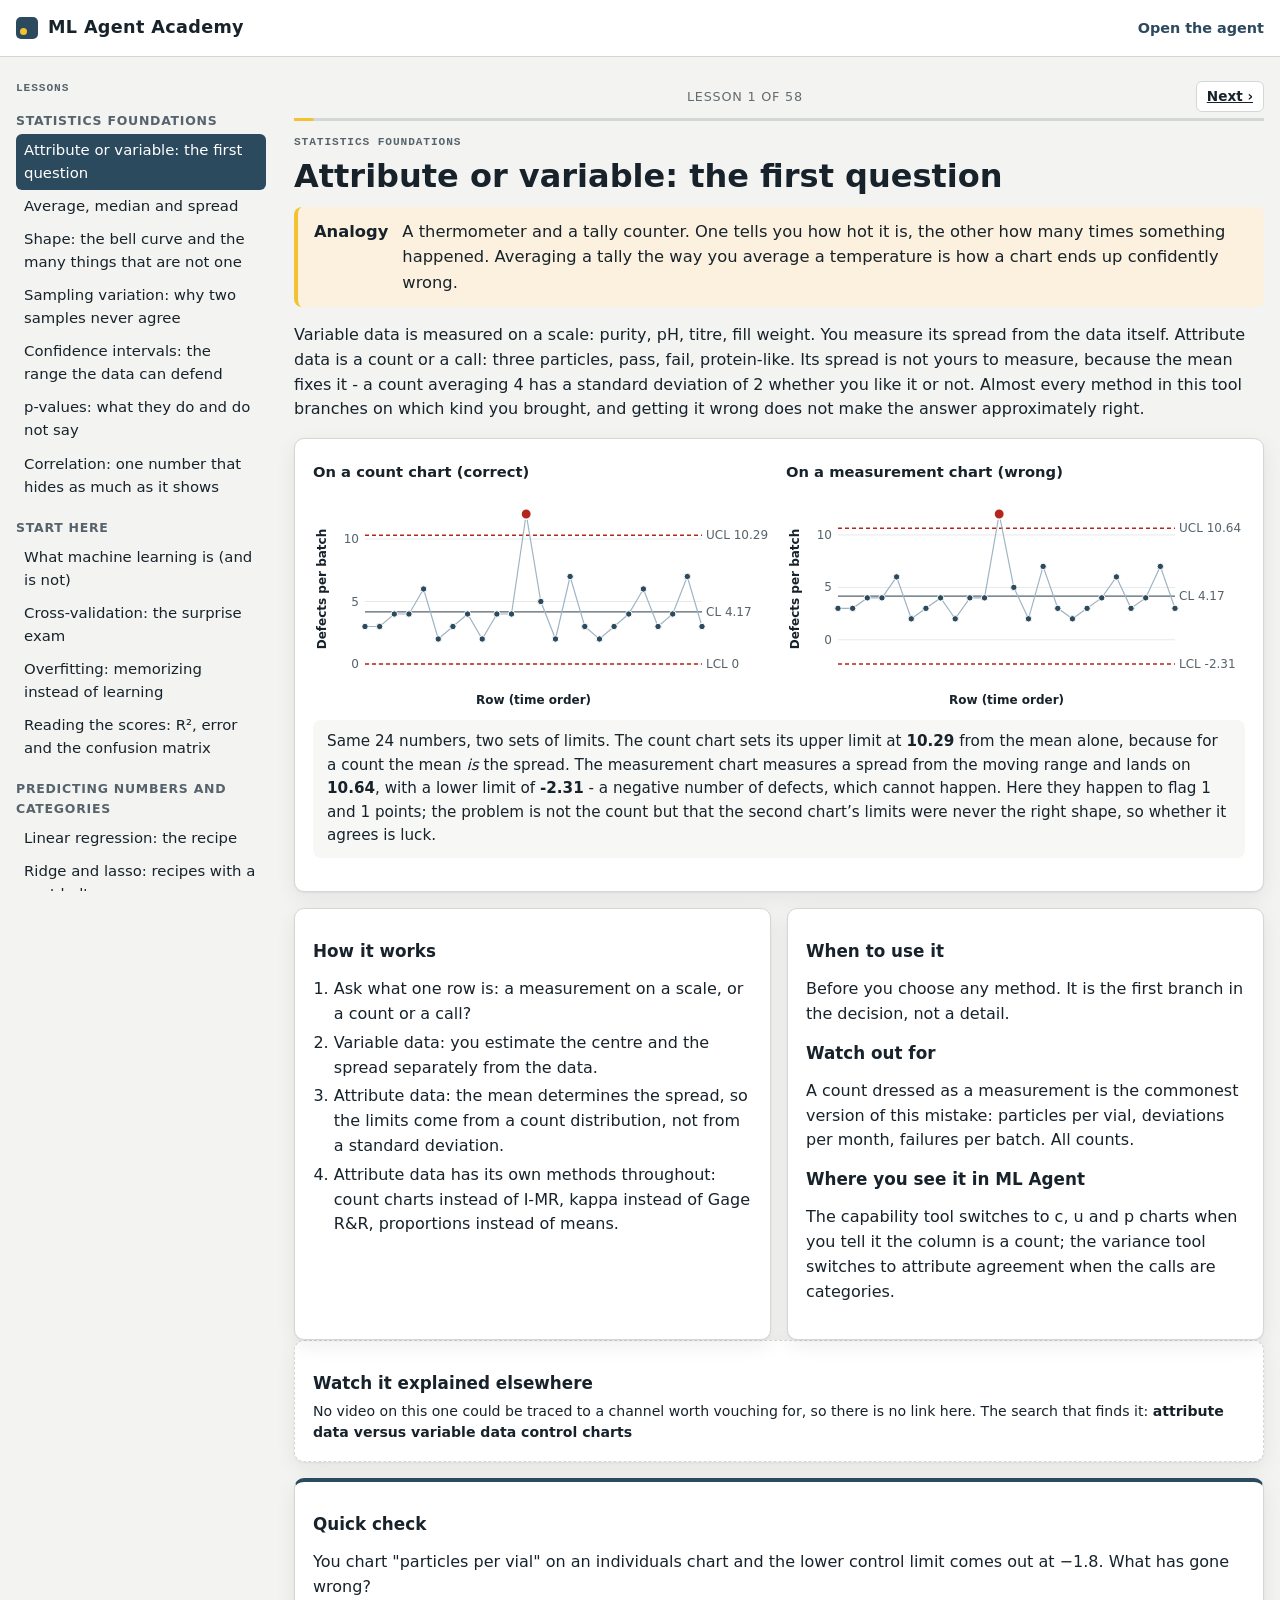
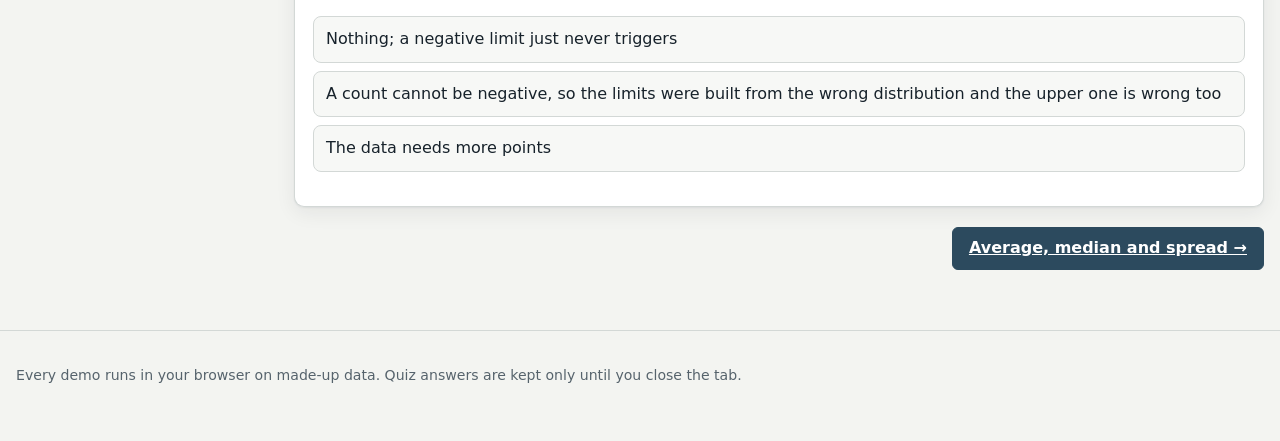
<file: learn.html>
<!doctype html>
<html lang="en">
<head>
<meta charset="utf-8">
<meta name="viewport" content="width=device-width,initial-scale=1,viewport-fit=cover">
<!-- Same privacy lock as the agent: this page loads its own files and can contact nothing else. -->
<meta http-equiv="Content-Security-Policy" content="default-src 'none'; script-src 'self'; style-src 'self'; img-src data: blob:; font-src 'none'; connect-src 'none'; media-src 'none'; object-src 'none'; frame-src 'none'; worker-src 'none'; manifest-src 'none'; form-action 'none'; base-uri 'none'">
<meta name="referrer" content="no-referrer">
<meta name="description" content="Interactive lessons on machine learning and design of experiments, explained with analogies and hands-on visuals.">
<title>ML Agent Academy</title>
<link rel="icon" href="data:image/svg+xml,%3Csvg xmlns='http://www.w3.org/2000/svg' viewBox='0 0 32 32'%3E%3Crect width='32' height='32' rx='6' fill='%232c4a5e'/%3E%3Ccircle cx='9' cy='22' r='3' fill='%23f2c230'/%3E%3Ccircle cx='16' cy='14' r='3' fill='%23fff'/%3E%3Ccircle cx='23' cy='9' r='3' fill='%23fff'/%3E%3C/svg%3E">
<link rel="stylesheet" href="style.css">
</head>
<body class="learn">
<a class="skip" href="#lesson">Skip to lesson</a>
<header class="top">
  <div class="wrap top-row">
    <a class="brand" href="./"><span class="logo" aria-hidden="true"></span>ML Agent Academy</a>
    <nav class="top-nav"><a href="./">Open the agent</a></nav>
  </div>
</header>

<main class="wrap learn-layout">
  <aside class="learn-nav" aria-label="Lessons">
    <p class="eyebrow">Lessons</p>
    <label class="learn-select">Jump to a lesson <select id="lesson-select"></select></label>
    <div id="lesson-list"></div>
    <p class="score" id="score" aria-live="polite"></p>
  </aside>
  <article class="lesson" id="lesson" tabindex="-1"></article>
</main>

<footer class="foot">
  <div class="wrap"><p>Every demo runs in your browser on made-up data. Quiz answers are kept only until you close the tab.</p></div>
</footer>
<div class="tip" id="tip" role="tooltip" hidden></div>
<script src="engine.js"></script>
<script src="doe.js"></script>
<script src="spc.js"></script>
<script src="uncertainty.js"></script>
<script src="agent.js"></script>
<script src="stability.js"></script>
<script src="golden.js"></script>
<script src="tost.js"></script>
<script src="variance.js"></script>
<script src="tolerance.js"></script>
<script src="codon.js"></script>
<script src="ga.js"></script>
<script src="charts.js"></script>
<script src="explain.js"></script>
<script src="watch.js"></script>
<script src="learn.js"></script>
</body>
</html>
</file>
<file: style.css>
/* ML Agent. System fonts only (no web-font requests), so nothing loads from other servers. */
:root {
  color-scheme: light;
  --bg: #f3f4f1; --surface: #ffffff; --surface-2: #f7f8f6; --ink: #17222b; --muted: #56636c; --line: #d3d8d6; --grid: #e6e9e7;
  --steel: #2c4a5e; --steel-soft: #9fb4c3; --accent: #f2c230; --accent-ink: #2b2100;
  --good: #2f7a52; --warn: #9a5a00; --bad: #b3261e; --good-bg: #e6f2eb; --warn-bg: #fbf1de; --bad-bg: #fbe9e7; --info-bg: #e9eff4;
  --s1: #2a78d6; --s2: #eb6834; --s3: #1baf7a; --s4: #eda100; --s5: #e87ba4; --s6: #6250d6;
  --shadow: 0 1px 2px rgba(23,34,43,.06), 0 6px 20px rgba(23,34,43,.07);
  --body: system-ui, -apple-system, "Segoe UI", Roboto, "Helvetica Neue", Arial, sans-serif;
  --mono: ui-monospace, "SFMono-Regular", Menlo, Consolas, monospace;
}
@media (prefers-color-scheme: dark) {
  :root:not([data-theme="light"]) {
    color-scheme: dark;
    --bg: #11181d; --surface: #182228; --surface-2: #1d2930; --ink: #e6ebe9; --muted: #9aa8b0; --line: #2c3a42; --grid: #24313a;
    --steel: #8db7d1; --steel-soft: #4a6273; --accent: #f2c230; --accent-ink: #2b2100;
    --good: #6cc597; --warn: #e3b061; --bad: #f08a80; --good-bg: #17302a; --warn-bg: #33291a; --bad-bg: #3a1f1d; --info-bg: #1b2a35;
    --s1: #3987e5; --s2: #d95926; --s3: #199e70; --s4: #c98500; --s5: #d55181; --s6: #9085e9;
    --shadow: 0 1px 2px rgba(0,0,0,.3), 0 8px 24px rgba(0,0,0,.3);
  }
}
:root[data-theme="dark"] {
  color-scheme: dark;
  --bg: #11181d; --surface: #182228; --surface-2: #1d2930; --ink: #e6ebe9; --muted: #9aa8b0; --line: #2c3a42; --grid: #24313a;
  --steel: #8db7d1; --steel-soft: #4a6273; --accent: #f2c230; --accent-ink: #2b2100;
  --good: #6cc597; --warn: #e3b061; --bad: #f08a80; --good-bg: #17302a; --warn-bg: #33291a; --bad-bg: #3a1f1d; --info-bg: #1b2a35;
  --s1: #3987e5; --s2: #d95926; --s3: #199e70; --s4: #c98500; --s5: #d55181; --s6: #9085e9;
}

* { box-sizing: border-box; }
html { scroll-behavior: smooth; }
body { margin: 0; background: var(--bg); color: var(--ink); font: 16px/1.55 var(--body); -webkit-text-size-adjust: 100%; }
a { color: var(--steel); }
code { font-family: var(--mono); font-size: .9em; background: var(--surface-2); padding: 0 .3em; border-radius: 4px; }
h1, h2, h3 { line-height: 1.2; margin: 0; }
h3 { font-size: 1.05rem; margin-bottom: .5rem; }
[hidden] { display: none !important; }
/* Wider on a large screen. Capped reading width is right for prose - the lede and the
   explanatory paragraphs carry their own max-width - but tables, run sheets and card grids
   were being squeezed into a 1120px ribbon with 400px of margin either side of them. */
.wrap { max-width: 1280px; margin: 0 auto; padding: 0 16px; }
.skip { position: absolute; left: -999px; top: 0; background: var(--accent); color: var(--accent-ink); padding: 8px 12px; z-index: 10; }
.skip:focus { left: 8px; }

.top { background: var(--surface); border-bottom: 1px solid var(--line); position: sticky; top: 0; z-index: 5; }
.top-row { display: flex; align-items: center; justify-content: space-between; gap: 12px; min-height: 56px; flex-wrap: wrap; }
/* Two pages: the tool, and everything that helps you choose one. The tool page used to
   carry the front door, the department benches, the applications panel and nine datasets
   above the thing people came for, which pushed it below three screens of material they
   had already read once. These tabs are the fix. */
.pages { display: flex; gap: 2px; margin: 0 0 -1px; padding: 0 20px; }
.page-tab { font: 600 .9rem/1 inherit; color: var(--muted); background: none; border: 1px solid transparent; border-bottom: none;
  border-radius: 8px 8px 0 0; padding: 10px 16px; cursor: pointer; }
.page-tab:hover { color: var(--ink); }
.page-tab[aria-selected="true"] { color: var(--ink); background: var(--bg); border-color: var(--line); }
.page-intro { padding-top: 22px; }
.page-intro h2 { margin: 0 0 6px; font-size: 1.35rem; }
.page-intro .lede { margin: 0; max-width: 72ch; }
.brand { display: flex; align-items: center; gap: 10px; font-weight: 800; font-size: 1.1rem; color: var(--ink); text-decoration: none; letter-spacing: .02em; }
.logo { width: 22px; height: 22px; border-radius: 5px; background: var(--steel); position: relative; }
.logo::after { content: ""; position: absolute; left: 4px; bottom: 4px; width: 7px; height: 7px; border-radius: 50%; background: var(--accent); }
.lock { display: inline-flex; align-items: center; gap: 6px; font-size: .85rem; font-weight: 600; color: var(--good); background: var(--good-bg); border-radius: 999px; padding: 4px 12px; text-decoration: none; }
.top-nav { display: flex; align-items: center; gap: 14px; margin-left: auto; font-size: .9rem; font-weight: 600; }
.top-nav a { text-decoration: none; }
.btn.small { padding: 4px 10px; font-size: .85rem; }
.btn.danger { border-color: var(--bad); color: var(--bad); }
.btn.danger:hover { background: var(--bad-bg); }
.auto-del { display: flex; gap: 8px; align-items: center; font-size: .88rem; margin-top: 12px; color: var(--muted); }
.deleted { background: var(--good-bg); color: var(--good); border-radius: 8px; padding: 10px 14px; font-weight: 600; }
.plan { border-top: 4px solid var(--accent); }
.sim { border-top: 4px solid var(--steel); }
.sim h3 { font-size: 1.2rem; }
.sim-layout { display: grid; grid-template-columns: minmax(220px, 300px) 1fr; gap: 18px; align-items: start; }
.sim-readout { position: sticky; top: 70px; background: var(--surface-2); border: 1px solid var(--line); border-radius: 10px; padding: 16px; text-align: center; }
.sim-readout .lbl { font-size: .82rem; font-weight: 700; color: var(--muted); text-transform: uppercase; letter-spacing: .04em; }
.sim-big { font-size: clamp(2.2rem, 5vw, 3rem); font-weight: 800; line-height: 1.1; margin: 6px 0; font-variant-numeric: tabular-nums; }
.sim-delta { font-weight: 700; font-size: .92rem; color: var(--muted); }
.sim-delta.up { color: var(--good); } .sim-delta.down { color: var(--bad); }
.sim-readout .proba { margin-top: 10px; }
.sim-knobs { display: grid; grid-template-columns: repeat(auto-fit, minmax(240px, 1fr)); gap: 12px 18px; }
.knob { border: 1px solid var(--line); border-radius: 8px; padding: 10px 12px 6px; background: var(--surface); }
.knob-head { display: flex; justify-content: space-between; align-items: baseline; gap: 8px; font-weight: 700; font-size: .92rem; }
.knob-head output { font-family: var(--mono); color: var(--steel); font-weight: 600; }
.knob input[type=range] { width: 100%; height: 28px; accent-color: var(--steel); margin: 4px 0 0; }
.knob select { margin-top: 6px; }
.knob-scale { display: flex; justify-content: space-between; font-size: .72rem; color: var(--muted); }
.knob-svg { margin-top: 4px; }
.chart .usual { fill: var(--info-bg); }
.seg { display: flex; flex-wrap: wrap; gap: 4px; margin-top: 6px; }
.seg button { font: inherit; font-size: .85rem; padding: 6px 10px; min-height: 34px; border-radius: 6px; border: 1px solid var(--line); background: var(--surface-2); color: var(--ink); cursor: pointer; }
.seg button[aria-pressed="true"] { background: var(--steel); border-color: var(--steel); color: var(--surface); }
.sim-warn { background: var(--warn-bg); color: var(--warn); border-radius: 8px; padding: 8px 12px; font-weight: 600; font-size: .9rem; }
.pins td, .pins th { white-space: nowrap; }
/* Phones and narrow tablets: the live readout docks to the bottom of the screen while you move knobs. */
@media (max-width: 760px) {
  .sim-layout { grid-template-columns: 1fr; }
  .sim-readout { order: 2; position: sticky; top: auto; bottom: 8px; z-index: 3; padding: 8px 12px; display: grid; grid-template-columns: auto 1fr; gap: 0 12px; align-items: center; text-align: left; box-shadow: var(--shadow); }
  .sim-readout .lbl { grid-column: 1 / -1; font-size: .72rem; }
  .sim-big { font-size: 1.9rem; margin: 0; }
  .sim-delta { font-size: .8rem; }
  #sim-extra { grid-column: 1 / -1; }
  #sim-extra .proba { display: none; }
  #sim-extra .hint { margin: 2px 0 0; font-size: .75rem; }
}
.plan-controls { display: flex; flex-wrap: wrap; gap: 10px 18px; align-items: end; padding: 10px 12px; margin: -4px 0 14px; background: var(--info-bg); border-radius: 8px; }
.plan-controls label { display: grid; gap: 3px; font-weight: 700; font-size: .85rem; }
.plan-controls select { width: auto; min-width: 11em; font-weight: 500; }
.plan-controls .hint { margin: 0; flex: 1 1 220px; }
.proba .tgt span:first-child { font-weight: 700; }
.proba .tgt span:first-child::after { content: " ◀"; color: var(--accent); }
.plan h3 { font-size: 1.2rem; }
.plan-list { list-style: none; margin: 10px 0; padding: 0; display: grid; gap: 10px; }
.plan-list li { display: grid; grid-template-columns: 6.5em 1fr; gap: 12px; align-items: start; padding: 10px 12px; background: var(--surface-2); border-radius: 8px; }
.verb { font: 700 .75rem/1.9 var(--mono); text-transform: uppercase; letter-spacing: .06em; text-align: center; border-radius: 6px; background: var(--steel); color: var(--surface); }
.verb.Decrease { background: var(--s2); }
.verb.Target, .verb.Combine { background: var(--accent); color: var(--accent-ink); }
.verb.Choose, .verb.Segment, .verb.Hold { background: var(--good); color: var(--surface); }
.verb.Check { background: var(--warn); color: var(--surface); }
.plan-list .impact { display: block; color: var(--muted); font-size: .88rem; margin-top: 2px; }
.conf { display: inline-block; font: 600 .75rem/1.6 var(--mono); padding: 0 8px; border-radius: 999px; margin-left: 6px; vertical-align: middle; }
.conf.high { background: var(--good-bg); color: var(--good); }
.conf.medium { background: var(--warn-bg); color: var(--warn); }
.conf.low { background: var(--bad-bg); color: var(--bad); }
.howto { margin-top: 10px; background: var(--info-bg); border-radius: 8px; padding: 8px 12px; font-size: .9rem; }
.howto summary { cursor: pointer; font-weight: 600; color: var(--steel); }
.howto p { margin: 6px 0; }
.howto .analogy { font-style: italic; }
.learn-link { font-weight: 600; font-size: .88rem; }
.trees-row { display: grid; grid-template-columns: repeat(auto-fit, minmax(260px, 1fr)); gap: 12px; }
.trees-row h4 { margin: 4px 0; font-size: .9rem; }
@media (max-width: 560px) { .plan-list li { grid-template-columns: 1fr; } .verb { justify-self: start; padding: 0 8px; } }
.lock svg, .lock-num svg { width: 14px; height: 14px; fill: currentColor; }

/* The hero is the tool's title, not a landing page. It used to put a 2.3rem headline and a
   full lede above step 1, so on a 900px screen the thing people came for started below the
   fold - with a one-line description of the same tool already sitting in the strip above it.
   Compacted rather than deleted: the words are good, they were just set at poster size. */
.hero { padding: 22px 0 2px; }
.eyebrow { font: 600 .7rem/1.4 var(--mono); text-transform: uppercase; letter-spacing: .08em; color: var(--muted); margin: 0 0 6px; }
.hero h1 { font-size: clamp(1.25rem, 2.1vw, 1.6rem); max-width: 34em; letter-spacing: -.01em; margin: 0 0 8px; line-height: 1.25; }
.hero .lede { font-size: .92rem; margin: 0; }
.lede { max-width: 54em; color: var(--muted); font-size: 1.05rem; }

.step { padding: 22px 16px 8px; }
.step-head { display: flex; align-items: center; gap: 12px; margin-bottom: 14px; }
.step-head h2 { font-size: 1.35rem; }
.num { width: 30px; height: 30px; flex: none; border-radius: 50%; background: var(--steel); color: var(--surface); display: grid; place-items: center; font-weight: 700; }
.card { background: var(--surface); border: 1px solid var(--line); border-radius: 10px; padding: 18px; box-shadow: var(--shadow); margin-bottom: 16px; min-width: 0; }
.privacy-grid { display: grid; grid-template-columns: 1.2fr 1fr; gap: 16px; align-items: start; }
/* One column: the practice datasets used to sit in the right-hand cell and now live on the
   "where to start" page, which left a two-column grid holding one card and half the row
   empty. Capped rather than stretched, because a drop zone spanning 1180px reads as a
   mistake. */
/* The practice datasets used to sit in the right-hand cell. Moving them to their own tab
   left 360px of nothing beside the drop zone - and left somebody with no data and no
   visible way to reach the datasets, which is the worse half of that. The cell now carries
   the route back. */
.load-grid { display: grid; grid-template-columns: minmax(0, 1fr); gap: 16px; align-items: start; }
@media (min-width: 900px) { .load-grid { grid-template-columns: minmax(0, 1fr) minmax(280px, 340px); } }
.start-card { background: var(--surface-2); }
.start-card h3 { margin: 0 0 8px; font-size: 1.02rem; }
.start-card p { margin: 0 0 10px; font-size: .9rem; color: var(--muted); }
.start-card .hint { margin-top: 12px; }
.start-card .row-actions { margin: 0; }
.load-grid .card, .privacy-grid .card { margin-bottom: 0; }

/* The data as it actually arrived. A column profile answers "what did it make of my
   columns"; this answers "did my file load correctly", which is the question somebody
   actually has at the moment they press the button. A row shifted by a stray comma or a
   header read as data is obvious here and invisible in a summary. */
.preview { margin: 4px 0 14px; border: 1px solid var(--line); border-radius: 10px; overflow: hidden; background: var(--surface); }
.preview-head { margin: 0; padding: 9px 14px; font-size: .86rem; color: var(--muted); background: var(--surface-2); border-bottom: 1px solid var(--line); }
.preview-head b { color: var(--ink); }
.preview .table-scroll { max-height: 340px; overflow: auto; }
.preview-table { width: 100%; border-collapse: collapse; font-size: .85rem; }
/* text-transform is reset deliberately: the table's own header style upper-cases, and a
   column called Day3_VCD_e6 shown as DAY3_VCD_E6 is not the column the file contains. This
   panel exists to show the data as it arrived, so it may not restyle the names. */
.preview-table thead th { position: sticky; top: 0; z-index: 1; background: var(--surface-2); text-align: left;
  padding: 8px 12px; border-bottom: 1px solid var(--line); white-space: nowrap; font-weight: 600;
  text-transform: none; letter-spacing: normal; font-size: .85rem; }
.preview-table td { padding: 7px 12px; border-bottom: 1px solid var(--grid); white-space: nowrap; }
.preview-table tbody tr:last-child td { border-bottom: none; }
.preview-table .cell-empty { color: var(--muted); }
.preview-foot { margin: 0; display: flex; flex-wrap: wrap; gap: 6px 18px; padding: 9px 14px; font-size: .8rem;
  color: var(--muted); background: var(--surface-2); border-top: 1px solid var(--line); }
.preview-foot span { white-space: nowrap; }
@media (max-width: 760px) { .load-grid, .privacy-grid { grid-template-columns: 1fr; } }

.drop { display: block; border: 2px dashed var(--line); border-radius: 10px; padding: 22px 16px; text-align: center; cursor: pointer; transition: border-color .15s, background .15s; }
.drop:hover, .drop.over { border-color: var(--steel); background: var(--surface-2); }
.drop input { position: absolute; width: 1px; height: 1px; opacity: 0; }
.drop:focus-within { outline: 2px solid var(--steel); outline-offset: 2px; }
.drop b { display: block; font-size: 1.05rem; }
.drop span { color: var(--muted); font-size: .9rem; }
.hint { color: var(--muted); font-size: .88rem; margin: .5rem 0; }
.field-label { display: block; font-weight: 600; font-size: .9rem; margin-top: 8px; }
textarea, input[type=text], input[type=number], select {
  font: inherit; color: var(--ink); background: var(--surface); border: 1px solid var(--line); border-radius: 6px; padding: 7px 9px; width: 100%;
}
textarea { font-family: var(--mono); font-size: .85rem; resize: vertical; margin-top: 4px; }
textarea:focus, input:focus, select:focus, .btn:focus-visible { outline: 2px solid var(--steel); outline-offset: 1px; }
.row-actions { display: flex; flex-wrap: wrap; gap: 8px; margin-top: 12px; }
.btn { font: inherit; font-weight: 600; border-radius: 6px; border: 1px solid var(--steel); background: var(--surface); color: var(--steel); padding: 8px 16px; cursor: pointer; }
.btn:hover { background: var(--surface-2); }
.btn.primary { background: var(--steel); color: var(--surface); }
.btn.primary:hover { filter: brightness(1.1); }
.btn.ghost { border-color: var(--line); color: var(--ink); }
.btn:disabled { opacity: .55; cursor: progress; }
.samples { display: grid; gap: 14px; }

/* Practice datasets grouped by function, so somebody sees the ones their own group would
   recognise rather than a tour of unrelated industries. */
/* Two or three across on a wide screen. One per row stretched a short dataset title over
   a thousand pixels of empty card, which reads as unfinished rather than spacious. */
/* One grid, not one per function. Seven of the nine functions have a single dataset, so
   headings gave each of them a row with two thirds of it empty; nine cards across three
   columns fill exactly three rows instead. The function moves onto the card. */
.samples { grid-template-columns: repeat(auto-fit, minmax(300px, 1fr)); align-items: stretch; gap: 12px; }
.sample { display: flex; flex-direction: column; gap: 4px; }
.sample .s-fn { font-size: .7rem; font-weight: 600; letter-spacing: .06em; text-transform: uppercase; color: var(--muted); }
.sample.mine .s-fn { color: var(--steel); }
.sample.mine { border-color: var(--steel-soft); }
.sample b { font-size: .98rem; line-height: 1.3; }
.sample .s-blurb { flex: 1; font-size: .86rem; color: var(--muted); }
/* The analysis type reads as a footnote on the card rather than as its headline. */
.sample .k { margin-top: 4px; font-size: .68rem; }
.sample { text-align: left; font: inherit; color: var(--ink); background: var(--surface-2); border: 1px solid var(--line); border-radius: 8px; padding: 10px 12px; cursor: pointer; }
.sample:hover { border-color: var(--steel); }
.sample b { display: block; }
.sample .k { font: 600 .72rem/1.4 var(--mono); text-transform: uppercase; letter-spacing: .06em; color: var(--steel); }
.sample span:last-child { font-size: .88rem; color: var(--muted); }
.error { background: var(--bad-bg); color: var(--bad); border-radius: 8px; padding: 10px 14px; font-weight: 600; }

.summary { margin-top: 0; }
.merge { margin: 4px 0 12px; border: 1px solid var(--line); border-radius: 8px; padding: 8px 12px; background: var(--surface-2); }
.merge summary { cursor: pointer; font-weight: 600; }
.merge-body { margin-top: 10px; }
.drop.small { padding: 12px; }
.merge-done { background: var(--good-bg); color: var(--ink); border-radius: 8px; padding: 8px 12px; margin: 8px 0 0; }
.role { display: inline-block; font-size: .78rem; padding: 0 8px; border-radius: 999px; background: var(--surface-2); color: var(--muted); white-space: nowrap; }
.role-result { background: var(--warn-bg); color: var(--warn); font-weight: 600; }
.role-measurement { background: var(--info-bg); color: var(--steel); }
.role-id, .role-meta, .role-time { background: var(--surface-2); color: var(--muted); }
.role-why { display: block; color: var(--muted); font-size: .74rem; }
.mode { border: 0; padding: 0; margin: 14px 0 4px; display: grid; grid-template-columns: repeat(auto-fit, minmax(240px, 1fr)); gap: 10px; }
.mode legend { font-weight: 600; font-size: .9rem; margin-bottom: 6px; padding: 0; }
.mode-opt { display: flex; gap: 10px; align-items: flex-start; border: 1px solid var(--line); border-radius: 8px; padding: 10px 12px; cursor: pointer; background: var(--surface-2); }
.mode-opt:has(input:checked) { border-color: var(--steel); box-shadow: inset 0 0 0 1px var(--steel); background: var(--surface); }
.mode-opt input { margin-top: 4px; accent-color: var(--steel); }
.mode-opt b { display: block; }
.mode-opt small { color: var(--muted); font-size: .85rem; }
.spc-panel { border-left: 4px solid var(--steel); background: var(--info-bg); border-radius: 8px; padding: 10px 14px; margin: 10px 0; }
.spc-intro { margin: 0 0 4px; font-size: .92rem; }
.multi { margin: 10px 0; border: 1px solid var(--line); border-radius: 8px; padding: 8px 12px; background: var(--surface-2); }
.multi summary { cursor: pointer; font-weight: 600; }
.multi-table input[type=number] { width: 7em; }
.multi-table select { width: auto; }
.multi-add { display: flex; gap: 8px; align-items: center; font-size: .88rem; margin-top: 8px; }
.multi-add select { width: auto; }
.spc-table td:first-child { color: var(--muted); }
.verdict { display: inline-block; font: 700 .78rem/1.7 var(--mono); padding: 0 10px; border-radius: 999px; text-transform: uppercase; letter-spacing: .04em; }
.verdict.excellent, .verdict.capable { background: var(--good-bg); color: var(--good); }
.verdict.marginal { background: var(--warn-bg); color: var(--warn); }
.verdict.not { background: var(--bad-bg); color: var(--bad); }
.controls { display: grid; grid-template-columns: repeat(auto-fit, minmax(190px, 1fr)); gap: 12px; margin: 12px 0; align-items: end; }
.controls label { font-weight: 600; font-size: .9rem; display: grid; gap: 4px; }
.controls label.check { display: flex; align-items: center; gap: 8px; font-weight: 500; padding-bottom: 8px; }
.check input { width: auto; }
.table-scroll { overflow-x: auto; -webkit-overflow-scrolling: touch; }
table { border-collapse: collapse; width: 100%; font-size: .9rem; }
th, td { text-align: left; padding: 6px 10px; border-bottom: 1px solid var(--grid); vertical-align: top; }
th { font-weight: 600; color: var(--muted); font-size: .8rem; text-transform: uppercase; letter-spacing: .04em; white-space: nowrap; }
td.num-cell, th.num-cell { text-align: right; font-variant-numeric: tabular-nums; white-space: nowrap; }
tr.dim td { color: var(--muted); }
tr.best td { background: var(--warn-bg); }
.chip { display: inline-block; font: 600 .72rem/1.6 var(--mono); padding: 0 8px; border-radius: 999px; background: var(--info-bg); color: var(--steel); white-space: nowrap; }
.chip.off { background: var(--surface-2); color: var(--muted); }
.chip.target { background: var(--accent); color: var(--accent-ink); }
.preview summary { cursor: pointer; font-weight: 600; margin-top: 12px; }
.preview td { white-space: nowrap; }

.progress-row { display: flex; align-items: center; gap: 12px; }
progress { flex: 1; height: 10px; accent-color: var(--steel); }
#progress-text { font-size: .9rem; color: var(--muted); min-width: 12em; }
.agent-log { margin: 12px 0 0; padding-left: 1.3em; font-size: .92rem; }
.agent-log li { margin: 4px 0; }
.agent-log li.log-result { font-weight: 600; }
.nn-live { margin-top: 12px; border-top: 1px solid var(--line); padding-top: 8px; }
.nn-live h4 { margin: 0 0 4px; font-size: .9rem; }
.chart .nn-edge { stroke: var(--line); stroke-width: .7; }
.chart .nn-node { fill: var(--steel-soft); stroke: var(--surface); stroke-width: 1.5; }
.chart .nn-node.in { fill: var(--steel); } .chart .nn-node.out { fill: var(--accent); }
.chart .nn-edge.pos { stroke: var(--s1); } .chart .nn-edge.neg { stroke: var(--s2); }
.block-grid.nn-grid .card, .nn-grid > div { min-width: 0; }
.agent-log li.log-done { color: var(--good); font-weight: 600; }

.tiles { display: grid; grid-template-columns: repeat(auto-fit, minmax(200px, 1fr)); gap: 12px; margin-bottom: 16px; }
.tile { background: var(--surface); border: 1px solid var(--line); border-radius: 10px; padding: 14px 16px; box-shadow: var(--shadow); }
.tile .lbl { font-size: .78rem; text-transform: uppercase; letter-spacing: .05em; color: var(--muted); font-weight: 600; }
.tile .val { font-size: 1.5rem; font-weight: 750; line-height: 1.2; margin: 4px 0 2px; overflow-wrap: anywhere; }
.tile .sub { font-size: .85rem; color: var(--muted); }
.tile.hero-tile { border-top: 4px solid var(--accent); }
.risk-badge { display: inline-block; margin-top: 8px; font-size: .74rem; font-weight: 700; line-height: 1.3; color: var(--warn); background: var(--warn-bg); border: 1px solid var(--warn); border-radius: 999px; padding: 2px 9px; cursor: help; }
.risk-badge:focus-visible { outline: 2px solid var(--steel); outline-offset: 2px; }
.insights { list-style: none; margin: 0; padding: 0; display: grid; gap: 8px; }
.insights li { padding: 8px 12px 8px 36px; border-radius: 8px; position: relative; background: var(--info-bg); }
.insights li::before { position: absolute; left: 12px; top: 8px; font-weight: 800; width: 16px; text-align: center; }
.insights li.good { background: var(--good-bg); }
.insights li.good::before { content: "✓"; color: var(--good); }
.insights li.warn { background: var(--warn-bg); }
.insights li.warn::before { content: "!"; color: var(--warn); }
.insights li.info::before { content: "i"; color: var(--steel); font-family: Georgia, serif; font-style: italic; }
.block-grid { display: grid; grid-template-columns: 1fr 1fr; gap: 16px; }
.block-grid .card { margin-bottom: 0; }
.block-grid + .card, .block-grid + .block-grid { margin-top: 16px; }
.me-grid { display: grid; grid-template-columns: repeat(auto-fit, minmax(200px, 1fr)); gap: 12px; }
@media (max-width: 860px) { .block-grid { grid-template-columns: 1fr; } }
.card .sub-head { color: var(--muted); font-size: .9rem; margin: -2px 0 10px; }
.models details { margin-top: 8px; }
.models summary { cursor: pointer; font-weight: 600; font-size: .92rem; }
.models dl { margin: 8px 0 0; font-size: .9rem; }
.models dt { font-weight: 600; margin-top: 8px; }
.models dd { margin: 2px 0 0; color: var(--muted); }

.chart { width: 100%; height: auto; display: block; overflow: visible; }
.chart text { fill: var(--muted); font: 12px var(--body); }
.chart .lbl-strong { fill: var(--ink); font-weight: 600; }
.chart .axis { stroke: var(--line); }
.chart .gridline { stroke: var(--grid); }
.chart .bar { fill: var(--steel-soft); }
.chart .bar.hi { fill: var(--steel); }
.chart .bar.accent { fill: var(--accent); }
.chart .ref { stroke: var(--bad); stroke-dasharray: 4 3; stroke-width: 1.5; }
/* Whiskers on a bar chart: the spread behind a bar, so an order nobody can support does
   not read as one. Stroke only, so it stays legible over the bar beneath it. */
.chart .errbar { stroke: var(--ink); stroke-width: 1.4; fill: none; opacity: .7; }
.chart .errbar.miss { stroke: var(--bad); opacity: 1; }
.chart .diag { stroke: var(--muted); stroke-dasharray: 4 4; }
.chart .dot { fill: var(--steel); fill-opacity: .75; stroke: var(--surface); stroke-width: 1.5; }
.chart .line { fill: none; stroke: var(--steel); stroke-width: 2; }
.chart .line.s2 { stroke: var(--s2); }
.chart .pt { fill: var(--steel); stroke: var(--surface); stroke-width: 2; }
.chart .pt.s2 { fill: var(--s2); }
.chart .c1 { fill: var(--s1); } .chart .c2 { fill: var(--s2); } .chart .c3 { fill: var(--s3); }
.chart .c4 { fill: var(--s4); } .chart .c5 { fill: var(--s5); } .chart .c6 { fill: var(--s6); }
.chart .cm { fill: var(--steel); }
.chart .cm-text { fill: var(--ink); font-weight: 600; }
.chart .cm-text.inv { fill: var(--surface); }
.chart .hit { fill: transparent; }
.chart .bar.out { fill: var(--bad); fill-opacity: .55; }
.chart .target-line { stroke: var(--good); stroke-width: 2; stroke-dasharray: 2 3; }
.chart .cl-line { stroke: var(--muted); stroke-width: 1.2; }
.chart .line.thin { stroke-width: 1.2; stroke: var(--steel-soft); }
.chart .pt.small { stroke-width: 1; }
.chart .pt.flag { fill: var(--bad); stroke: var(--surface); stroke-width: 1.5; }
.chart .whisker { stroke: var(--muted); stroke-width: 1.5; }
.chart .box { fill: var(--info-bg); stroke: var(--steel); stroke-width: 1.5; }
.chart .median { stroke: var(--ink); stroke-width: 2.5; }
.chart .hollow-pt { fill: none; stroke: var(--bad); stroke-width: 1.3; }
.chart.tree { width: 100%; margin: 0 auto; }
.tree-tabs { display: flex; flex-wrap: wrap; gap: 6px; margin: 6px 0 10px; }
.tree-tabs .btn { padding: 5px 12px; font-size: .88rem; }
.tree-tabs .btn .pass, .tree-tabs .btn .fail { font-weight: 700; }
.tree-tabs .btn.primary .pass, .tree-tabs .btn.primary .fail { color: var(--accent); }
.chart .tedge { fill: none; stroke: var(--line); stroke-width: 2; }
.chart .tedge.on { stroke: var(--accent); stroke-width: 4; }
.chart .tedge-lbl { font-size: 11px; fill: var(--muted); }
.chart .tnode { fill: var(--surface-2); stroke: var(--steel-soft); stroke-width: 1.5; }
.chart .tleaf { fill: var(--info-bg); stroke: var(--steel-soft); stroke-width: 1.5; }
.chart .tleaf.good { fill: var(--good-bg); stroke: var(--good); }
.chart .tleaf.bad { fill: var(--bad-bg); stroke: var(--bad); }
.chart .tleaf.cut { fill: var(--surface); stroke-dasharray: 4 3; }
.chart .tnode.on, .chart .tleaf.on { stroke: var(--accent); stroke-width: 3.5; }
.chart .tq { fill: var(--ink); font-size: 12px; font-weight: 600; }
.chart .tsub { fill: var(--muted); font-size: 11px; }
.chart [data-tip] { cursor: default; }
.legend { display: flex; flex-wrap: wrap; gap: 6px 14px; font-size: .85rem; margin: 6px 0 0; padding: 0; list-style: none; color: var(--ink); }
.legend li { display: flex; align-items: center; gap: 6px; }
.legend svg { width: 12px; height: 12px; }
.tip { position: fixed; z-index: 20; pointer-events: none; background: var(--ink); color: var(--bg); font-size: .82rem; line-height: 1.35; padding: 6px 9px; border-radius: 6px; max-width: 280px; box-shadow: var(--shadow); white-space: pre-line; }

.whatif { display: grid; grid-template-columns: 1.3fr 1fr; gap: 16px; align-items: start; }
@media (max-width: 760px) { .whatif { grid-template-columns: 1fr; } }
.whatif-inputs { display: grid; gap: 10px; }
.whatif-inputs label { display: grid; gap: 2px; font-size: .9rem; font-weight: 600; }
.whatif-inputs .val { font-family: var(--mono); font-weight: 500; color: var(--steel); }
.whatif-inputs input[type=range] { width: 100%; accent-color: var(--steel); }
.whatif-out { background: var(--surface-2); border-radius: 10px; padding: 16px; text-align: center; }
.whatif-out .big { font-size: 2rem; font-weight: 750; }
.proba { display: grid; gap: 6px; text-align: left; margin-top: 8px; }
.proba div { display: grid; grid-template-columns: 7em 1fr 3.5em; gap: 8px; align-items: center; font-size: .9rem; }
.proba progress { height: 8px; }

.dmaic { list-style: none; padding: 0; margin: 0; display: grid; gap: 10px; }
.dmaic li { background: var(--surface); border: 1px solid var(--line); border-left: 4px solid var(--steel); border-radius: 8px; padding: 12px 16px; box-shadow: var(--shadow); }
.dmaic li.p-Improve { border-left-color: var(--accent); }
.dmaic li.p-Control { border-left-color: var(--good); }
.dmaic .phase { font: 600 .72rem/1.4 var(--mono); text-transform: uppercase; letter-spacing: .08em; color: var(--muted); }
.dmaic b { display: block; margin: 2px 0; }
.dmaic p { margin: 0; color: var(--muted); }

.factors input { min-width: 7em; }
.factors td:last-child { width: 1%; }
.icon-btn { font: inherit; background: none; border: 1px solid var(--line); color: var(--muted); border-radius: 6px; padding: 4px 9px; cursor: pointer; }
.icon-btn:hover { color: var(--bad); border-color: var(--bad); }
.design-summary { margin: 16px 0 8px; padding: 12px 14px; background: var(--surface-2); border-radius: 8px; }
.design-summary p { margin: 4px 0; }
.runsheet td.blank { min-width: 7em; border-bottom: 1px solid var(--muted); }

.privacy .card { border-top: 4px solid var(--good); }
.lock-num { background: var(--good); }
.guarantees { margin: 0; padding-left: 1.2em; display: grid; gap: 8px; }
.verify { padding-left: 1.2em; }
.self-test { margin-top: 12px; font-size: .92rem; }
.self-test .pass { color: var(--good); font-weight: 600; }
.self-test .fail { color: var(--bad); font-weight: 600; }
.self-test ul { margin: 6px 0; padding-left: 1.2em; }

.foot { border-top: 1px solid var(--line); margin-top: 40px; padding: 20px 0 40px; color: var(--muted); font-size: .88rem; }

/* Results extras */
.pd-cap { text-align: center; font-weight: 600; font-size: .85rem; margin: 0; }
.peek-sub { margin-top: 18px; }

/* Learn page */
.learn-layout { display: grid; grid-template-columns: 250px 1fr; gap: 28px; padding-top: 24px; align-items: start; }
.learn-nav { position: sticky; top: 72px; max-height: calc(100vh - 90px); overflow: auto; padding-bottom: 12px; }
.learn-nav h4 { margin: 14px 0 4px; font-size: .78rem; text-transform: uppercase; letter-spacing: .06em; color: var(--muted); }
.learn-nav ol { list-style: none; margin: 0; padding: 0; }
.learn-nav a { display: flex; gap: 8px; align-items: baseline; padding: 5px 8px; border-radius: 6px; color: var(--ink); text-decoration: none; font-size: .93rem; }
.learn-nav a:hover { background: var(--surface); }
.learn-nav a.on { background: var(--steel); color: var(--surface); }
.learn-nav a .done { color: var(--good); font-weight: 700; margin-left: auto; }
.learn-nav a.on .done { color: var(--accent); }
.learn-select { display: none; }
.score { font-size: .88rem; color: var(--muted); margin-top: 14px; }
@media (max-width: 860px) {
  .learn-layout { grid-template-columns: 1fr; }
  .learn-nav { position: static; max-height: none; }
  #lesson-list { display: none; }
  .learn-select { display: grid; gap: 4px; font-weight: 600; font-size: .9rem; }
}
.lesson { min-width: 0; outline: none; }
.lesson h1 { font-size: clamp(1.5rem, 3vw, 2rem); margin-bottom: 12px; }
.lesson h3 { margin-top: 14px; }
.analogy-box { display: flex; gap: 14px; background: var(--warn-bg); border-left: 4px solid var(--accent); border-radius: 8px; padding: 12px 16px; margin: 12px 0 16px; font-size: 1.02rem; }
.analogy-box b { white-space: nowrap; }
.demo { margin: 16px 0; }
.demo-controls { display: flex; flex-wrap: wrap; gap: 10px 18px; align-items: center; margin-bottom: 10px; }
.demo-controls label { display: flex; align-items: center; gap: 8px; font-weight: 600; font-size: .9rem; }
.demo-controls input[type=range] { width: 160px; accent-color: var(--steel); }
.demo-controls output { font-family: var(--mono); color: var(--steel); min-width: 3em; }
.demo-read { background: var(--surface-2); border-radius: 8px; padding: 10px 14px; margin-top: 10px; font-size: .95rem; }
.demo-read b { color: var(--ink); }
.demo-grid { display: grid; grid-template-columns: 1fr 1fr; gap: 14px; }
.demo-grid > div { min-width: 0; }
.demo-grid h4, .demo h4 { margin: 4px 0 6px; font-size: .92rem; }
@media (max-width: 700px) { .demo-grid { grid-template-columns: 1fr; } }
.cols2 { display: grid; grid-template-columns: 1fr 1fr; gap: 16px; }
@media (max-width: 700px) { .cols2 { grid-template-columns: 1fr; } }
.cols2 .card { margin: 0; }
.lesson ol.steps { padding-left: 1.3em; }
.lesson ol.steps li { margin: 4px 0; }
.quiz { border-top: 4px solid var(--steel); }
.quiz .opts { display: grid; gap: 8px; margin-top: 8px; }
.quiz .opt { text-align: left; font: inherit; padding: 10px 12px; border-radius: 8px; border: 1px solid var(--line); background: var(--surface-2); color: var(--ink); cursor: pointer; }
.quiz .opt:hover { border-color: var(--steel); }
.quiz .opt.right { border-color: var(--good); background: var(--good-bg); }
.quiz .opt.wrong { border-color: var(--bad); background: var(--bad-bg); }
.quiz .why { margin-top: 10px; font-weight: 500; }
.lesson-nav { display: flex; justify-content: space-between; gap: 10px; margin: 20px 0; }
.chart .region-c1 { fill: var(--s1); }
.chart .region-c2 { fill: var(--s2); }
.chart .region-c3 { fill: var(--s3); }
.chart .curve { fill: none; stroke: var(--steel); stroke-width: 2.5; }
.chart .curve.alt { stroke: var(--s2); stroke-dasharray: 6 4; }
.chart .curve.good { stroke: var(--good); }
.chart .curve.d1 { stroke: var(--s1); } .chart .curve.d3 { stroke: var(--s3); stroke-width: 3.5; }
.chart .resid { stroke: var(--bad); stroke-dasharray: 3 3; stroke-width: 1.2; }
.chart .hollow { fill: var(--surface); stroke: var(--steel); stroke-width: 1.5; }
.chart .nbr { stroke: var(--accent); stroke-width: 2; }
.chart .query { fill: var(--accent); stroke: var(--ink); stroke-width: 2; }
.chart .center-mark { stroke: var(--ink); stroke-width: 1.5; }
.chart .cell-train { fill: var(--steel-soft); }
.chart .cell-test { fill: var(--accent); }
.chart .face-hi { fill: var(--s2); fill-opacity: .18; stroke: var(--s2); stroke-width: 2; }
.chart .face-lo { fill: var(--s1); fill-opacity: .14; stroke: var(--s1); stroke-width: 2; }
.chart .edge { stroke: var(--muted); stroke-width: 1.5; fill: none; }
.chart .corner { fill: var(--surface); stroke: var(--ink); stroke-width: 1.5; }
.chart .corner.hi { fill: var(--s2); }
.chart .corner.lo { fill: var(--s1); }
.chart .corner.mid { fill: var(--accent); }
.chart .corner.star { fill: var(--s3); }
.chart .arrow { stroke: var(--bad); stroke-width: 3; }
.chart .arrow-key { fill: var(--bad); }
.lesson .pass { color: var(--good); } .lesson .fail { color: var(--bad); }
.chart .arrow.second { stroke: var(--s6); stroke-width: 2; }
.chart .proj { stroke: var(--line); stroke-width: 1; }
.chart .heat1 { fill: var(--s1); fill-opacity: .25; } .chart .heat2 { fill: var(--s1); fill-opacity: .55; } .chart .heat3 { fill: var(--s1); fill-opacity: .95; }
.chart .big-num { font-size: 22px; font-weight: 750; fill: var(--ink); }
.chart .cm-box { fill: var(--surface-2); stroke: var(--line); }
.chart .cm-box.ok { fill: var(--good-bg); stroke: var(--good); }
.chart .cm-box.bad { fill: var(--bad-bg); stroke: var(--bad); }
.pm { font-family: var(--mono); font-size: .8rem; }
.pm td { padding: 2px 6px; text-align: center; }
.pm .p { color: var(--s2); font-weight: 700; } .pm .m { color: var(--s1); }

@media print {
  /* Paper is always light, whatever the screen theme. */
  :root, :root:not([data-theme="light"]), :root[data-theme="dark"] {
    color-scheme: light;
  --bg: #f3f4f1; --surface: #ffffff; --surface-2: #f7f8f6; --ink: #17222b; --muted: #56636c; --line: #d3d8d6; --grid: #e6e9e7;
  --steel: #2c4a5e; --steel-soft: #9fb4c3; --accent: #f2c230; --accent-ink: #2b2100;
  --good: #2f7a52; --warn: #9a5a00; --bad: #b3261e; --good-bg: #e6f2eb; --warn-bg: #fbf1de; --bad-bg: #fbe9e7; --info-bg: #e9eff4;
  --s1: #2a78d6; --s2: #eb6834; --s3: #1baf7a; --s4: #eda100; --s5: #e87ba4; --s6: #6250d6;
  --shadow: 0 1px 2px rgba(23,34,43,.06), 0 6px 20px rgba(23,34,43,.07);
  }
  .hero { display: none !important; }
  .plan-controls, .top, #load, #setup, .row-actions, .privacy, .foot, #doe .controls, #doe .row-actions, #doe .table-scroll:has(#factors), #design-purpose, #doe-error, .tip, .learn-link, .card:has(.whatif), #next > .hint { display: none !important; }
  .howto summary { list-style: none; }
  .sim input[type=range], .sim .seg, .sim select, .sim-actions { display: none !important; }
  .sim-readout { position: static; }
  h2, h3 { break-after: avoid; }
  svg.chart { break-inside: avoid; }
  body { background: #fff; }
  .card, .tile, .dmaic li { box-shadow: none; break-inside: avoid; }
}
@media (prefers-reduced-motion: reduce) { html { scroll-behavior: auto; } * { transition: none !important; } }

/* Multi-result desirability */
.dbar { display: inline-block; width: 60px; height: 8px; vertical-align: middle; }
.dbar .track { fill: var(--line); } .dbar .fill { fill: var(--s3); }
.tiles.mini { grid-template-columns: repeat(auto-fit, minmax(160px, 1fr)); margin-bottom: 12px; }
.sim-multi { margin-top: 10px; border-top: 1px solid var(--line, #ccc); padding-top: 8px; font-size: .9rem; }
.dval { white-space: nowrap; }
.sim-multi > div:not(.lbl) { display: grid; grid-template-columns: 1fr auto auto; gap: 8px; align-items: center; margin: 3px 0; }

/* Sequence optimizer */
.chart .c4 { fill: var(--s4); }
.chart .pt.sel { stroke: var(--ink); stroke-width: 2.5; }
label.full { display: block; margin-top: 10px; font-size: .85rem; font-weight: 600; color: var(--muted); }
#seq-dna { width: 100%; }
#seq-extra { width: 100%; margin-top: 4px; }
.unit { color: var(--muted); font-size: .8rem; margin-left: 3px; }
.avoid { border: 1px solid var(--line); border-radius: 10px; padding: 10px 12px 14px; margin: 14px 0 4px; }
.avoid legend { font-size: .85rem; font-weight: 600; color: var(--muted); padding: 0 6px; }
.chips { display: flex; flex-wrap: wrap; gap: 6px 14px; }
.chip-check { display: flex; align-items: center; gap: 5px; font-size: .85rem; white-space: nowrap; }
.chip-check code { font-size: .72rem; color: var(--muted); }
.prog-row { display: flex; align-items: center; gap: 12px; flex-wrap: wrap; margin: 10px 0 14px; }
.prog-row progress { flex: 1 1 200px; }
.prog-row span { font-size: .85rem; color: var(--muted); }
.seq-text { font: .78rem/1.5 var(--mono); background: var(--surface-2); border: 1px solid var(--line); border-radius: 10px; padding: 12px; overflow-x: auto; white-space: pre; margin-top: 10px; max-height: 320px; overflow-y: auto; }
.seq-result h4 { margin: 18px 0 6px; }
.chart .cell-good { fill: var(--s3); } .chart .cell-mid { fill: var(--s4); } .chart .cell-bad { fill: var(--s2); }
.chart .cell-changed { fill: var(--s1); }
table.mini { font-size: .82rem; } table.mini td, table.mini th { padding: 3px 8px; }

/* Top-level tabs */
.tabs { display: flex; gap: 4px; flex-wrap: wrap; max-width: 1180px; margin: 0 auto; padding: 10px 20px 0; }
.tabs .tab { font: 600 .9rem/1 var(--sans); color: var(--muted); background: none; border: 0; border-bottom: 3px solid transparent; padding: 10px 14px; cursor: pointer; border-radius: 8px 8px 0 0; }
.tabs .tab:hover { color: var(--ink); background: var(--surface-2); }
.tabs .tab.on { color: var(--steel); border-bottom-color: var(--steel); background: var(--surface); }
.tabs .tab:focus-visible { outline: 2px solid var(--steel); outline-offset: -2px; }

/* Shelf life */
.chart .c5 { fill: var(--s5); } .chart .c6 { fill: var(--s6); }
.stab-chart .line { fill: none; stroke-width: 2.5; }
.stab-chart .line.c1 { stroke: var(--s1); } .stab-chart .line.c2 { stroke: var(--s2); } .stab-chart .line.c3 { stroke: var(--s3); }
.stab-chart .line.c4 { stroke: var(--s4); } .stab-chart .line.c5 { stroke: var(--s5); } .stab-chart .line.c6 { stroke: var(--s6); }
.stab-chart .climit { fill: none; stroke-width: 1.6; stroke-dasharray: 5 4; }
.stab-chart .climit.c1 { stroke: var(--s1); } .stab-chart .climit.c2 { stroke: var(--s2); } .stab-chart .climit.c3 { stroke: var(--s3); }
.stab-chart .climit.c4 { stroke: var(--s4); } .stab-chart .climit.c5 { stroke: var(--s5); } .stab-chart .climit.c6 { stroke: var(--s6); }
.stab-chart .faint { opacity: .4; }
.stab-chart .oos { fill: var(--bad); opacity: .07; }
.stab-chart .data-end { stroke: var(--muted); stroke-width: 1.2; stroke-dasharray: 2 4; }
.file-input { display: block; margin-top: 8px; font-size: .85rem; }
#stab-data { width: 100%; }
.stab-result h4 { margin: 18px 0 6px; }

/* Tool selector */
.toolbar { border-bottom: 1px solid var(--line); background: var(--surface); position: sticky; top: 0; z-index: 30; }
.toolbar-row { display: grid; grid-template-columns: auto 1fr; align-items: center; gap: 4px 12px; padding: 14px 20px; }
.toolbar-row label { grid-column: 1; font-size: .72rem; font-weight: 600; letter-spacing: .07em; text-transform: uppercase; color: var(--muted); }
/* The select is given room on a wide screen and the full width on a narrow one. A fixed
   300px minimum sat beside the label and pushed the strip 17px past a 390px viewport, which
   is the one thing the layout is not allowed to do. */
.toolbar-row select { grid-column: 2; justify-self: start; width: 100%; max-width: 100%; font-size: 1.02rem; font-weight: 600; padding: 8px 12px; }
@media (min-width: 620px) { .toolbar-row select { width: auto; min-width: 320px; } }
@media (max-width: 619px) {
  .toolbar-row { grid-template-columns: 1fr; }
  .toolbar-row label, .toolbar-row select { grid-column: 1; }
}
/* The description sits under the selector rather than beside it: on one line it competed
   with the technique name for the same glance and neither won. */
/* Kept for screen readers - it is the aria-live announcement when the technique changes -
   but not drawn: every tool page opens with a heading and a lede that say the same thing at
   more length, and two descriptions of one tool stacked on top of each other is the kind of
   duplication that makes a page feel padded. */
.tool-desc { position: absolute; width: 1px; height: 1px; margin: -1px; padding: 0; overflow: hidden; clip: rect(0 0 0 0); white-space: nowrap; border: 0; }
details.advanced { margin: 12px 0 4px; }
details.advanced > summary { cursor: pointer; font-size: .88rem; font-weight: 600; color: var(--steel); padding: 6px 0; }
@media print { .toolbar { display: none; } }

/* Panels that open only when they are worth reading */
.samples-card > summary, .doe-wrap > summary { cursor: pointer; list-style: none; display: flex; align-items: center; gap: 10px; }
.samples-card > summary::-webkit-details-marker, .doe-wrap > summary::-webkit-details-marker { display: none; }
.samples-card > summary::after, .doe-wrap > summary::after { content: '▸'; margin-left: auto; color: var(--muted); font-size: .9rem; }
.samples-card[open] > summary::after, .doe-wrap[open] > summary::after { content: '▾'; }
.samples-card > summary { flex-direction: column; align-items: flex-start; gap: 2px; position: relative; padding-right: 20px; }
.samples-card > summary b { font-size: 1.02rem; }
.samples-card > summary .hint { margin: 0; }
.samples-card > summary::after { position: absolute; right: 0; top: 2px; margin: 0; }
.samples-card[open] > summary { margin-bottom: 12px; }
.doe-wrap > summary { background: var(--surface); border: 1px solid var(--line); border-radius: 12px; padding: 14px 18px; margin-bottom: 0; }
.doe-wrap > summary > span:last-of-type { display: flex; flex-direction: column; gap: 2px; }
.doe-wrap > summary .hint { margin: 0; }
.doe-wrap[open] > summary { border-radius: 12px 12px 0 0; border-bottom: 0; margin-bottom: 0; }
.doe-wrap[open] > .card { border-top-left-radius: 0; border-top-right-radius: 0; }
.doe-wrap > summary:focus-visible, .samples-card > summary:focus-visible { outline: 2px solid var(--steel); outline-offset: 2px; }

/* Equivalence (TOST) */
.tost-chart .band { fill: var(--good); opacity: .12; }
.tost-chart .zero { stroke: var(--muted); stroke-width: 1.2; stroke-dasharray: 3 3; }
.tost-chart .ci { stroke-width: 4; stroke-linecap: round; }
.tost-chart .ci-cap { stroke-width: 3; }
.tost-chart .ci.ok, .tost-chart .ci-cap.ok { stroke: var(--good); }
.tost-chart .ci.bad, .tost-chart .ci-cap.bad { stroke: var(--bad); }
.tost-chart .ci.warn, .tost-chart .ci-cap.warn { stroke: var(--warn); }
.tost-chart .ci-dot.ok { fill: var(--good); } .tost-chart .ci-dot.bad { fill: var(--bad); } .tost-chart .ci-dot.warn { fill: var(--warn); }
.strip-chart .mean-mark { stroke-width: 2.5; }
.strip-chart .mean-mark.c1 { stroke: var(--s1); } .strip-chart .mean-mark.c2 { stroke: var(--s2); }
.strip-chart .mean-mark.c3 { stroke: var(--s3); } .strip-chart .mean-mark.c4 { stroke: var(--s4); }
.chart .pt.c1 { fill: var(--s1); } .chart .pt.c2 { fill: var(--s2); }
.chart .pt.c3 { fill: var(--s3); } .chart .pt.c4 { fill: var(--s4); }

/* Variance components: the total spread cut into named sources, as one bar */
.share-chart .share { stroke: var(--surface); stroke-width: 1.5; }
.share-chart .share.c1 { fill: var(--s1); } .share-chart .share.c2 { fill: var(--s2); }
.share-chart .share.c3 { fill: var(--s3); } .share-chart .share.c4 { fill: var(--s4); }
.share-chart .on-bar { fill: #fff; }
.vc-result h4 { margin: 18px 0 6px; }
.tl-result h4 { margin: 18px 0 6px; }
.share-note { display: block; font-size: 11px; color: var(--muted); }
.mix-result { margin-top: 14px; }
.chart .simplex { fill: none; stroke: var(--line); stroke-width: 1.5; }

/* The protein drawn as a chain of residues, with the codons underneath */
.chart .band-naive { fill: var(--bad); fill-opacity: .12; stroke: var(--bad); stroke-opacity: .5; stroke-dasharray: 4 3; }
.chart .band-conformal { fill: var(--s1); fill-opacity: .16; stroke: var(--s1); stroke-opacity: .6; }
/* Vector selection sandbox */
.desk { display: grid; grid-template-columns: minmax(300px, 1fr) minmax(300px, 1fr); gap: 18px; align-items: start; }
@media (max-width: 860px) { .desk { grid-template-columns: 1fr; } }
.desk-row { display: grid; grid-template-columns: 1fr; gap: 3px; margin-bottom: 12px; }
.desk-name { font-weight: 600; font-size: 14px; }
.desk-row output { font-variant-numeric: tabular-nums; font-weight: 600; }
.desk-range { font-size: 12px; color: var(--muted); }
.desk-free { font-size: 13px; padding: 5px 8px; }
.pred { margin: 10px 0 14px; }
.pred-head { display: flex; align-items: baseline; gap: 10px; flex-wrap: wrap; }
.pred-val { font-size: 26px; font-weight: 700; font-variant-numeric: tabular-nums; }
.pred-ci { color: var(--muted); font-variant-numeric: tabular-nums; }
.pred-bar { display: block; width: 100%; height: 12px; margin: 4px 0 2px; }
.pred-bar .pb-seen { fill: var(--line); }
.pred-bar .pb-ci { fill: var(--s1); fill-opacity: .3; }
.pred-bar .pb-ci.marginal { fill: var(--warn); } .pred-bar .pb-ci.not { fill: var(--bad); }
.pred-bar .pb-point { fill: var(--ink); }
.compare-table th .chip { margin-left: 6px; }
.compare-table .share-cell { position: relative; white-space: nowrap; }
.share-bar { display: block; width: 100%; height: 5px; margin-top: 3px; }
.share-bar rect { fill: var(--s1); }
.compare-table tbody tr.agreed .share-bar rect { fill: var(--s4); }
.compare-table tbody tr.agreed td:first-child { font-weight: 600; }
.hairpin-pair { display: grid; grid-template-columns: 1fr 1fr; gap: 14px; align-items: start; }
@media (max-width: 760px) { .hairpin-pair { grid-template-columns: 1fr; } }
/* The folded start, drawn as a sequence viewer draws it */
.structure-chart .st-backbone { stroke: var(--ink); stroke-width: 2; stroke-opacity: .55; }
.structure-chart .st-rung { stroke: var(--muted); stroke-width: 1.5; stroke-dasharray: 2 2; }
.structure-chart .st-rung.bonds-3 { stroke: var(--s1); stroke-width: 2.4; stroke-dasharray: none; }
.structure-chart .st-rung.bonds-2 { stroke: var(--s3); stroke-width: 2; stroke-dasharray: none; }
.structure-chart .st-rung.st-flag { stroke: var(--s4); stroke-width: 3; }
.structure-chart .st-base { fill: var(--surface); stroke: var(--line); stroke-width: 1.6; }
.structure-chart .st-base.b-G { fill: #e8effa; stroke: #3a6ea8; }
.structure-chart .st-base.b-C { fill: #e7f5f2; stroke: #2a9d8f; }
.structure-chart .st-base.b-A { fill: #fdeeea; stroke: #c9452f; }
.structure-chart .st-base.b-T, .structure-chart .st-base.b-U { fill: #fcf3e0; stroke: #c98500; }
.structure-chart .st-base.st-free { stroke-dasharray: 2 2; }
.structure-chart .st-base.st-flagged { stroke: var(--s4); stroke-width: 2.8; stroke-dasharray: none; }
.structure-chart .st-letter { font-weight: 700; font-size: 10.5px; fill: var(--ink); }
.structure-chart .st-tick { stroke: var(--muted); stroke-width: 1.2; }
.structure-chart .st-num { font-size: 10px; fill: var(--muted); }
.structure-chart .st-end { font-weight: 700; fill: var(--muted); font-size: 12px; }
.flagged-note { color: var(--s4); }
.hairpin-chart .hp-base { fill: var(--surface); stroke: var(--s1); stroke-width: 2; }
.hairpin-chart .hp-base.hp-loop { stroke: var(--s4); }
.hairpin-chart .hp-base.hp-tail { stroke: var(--line); }
.hairpin-chart .hp-base.hp-open { stroke: var(--good); }
.hairpin-chart .hp-letter { font-weight: 700; font-size: 12px; fill: var(--ink); }
.hairpin-chart .hp-backbone { stroke: var(--muted); stroke-width: 2; }
.hairpin-chart .hp-rung { stroke: var(--muted); stroke-dasharray: 3 3; }
.hairpin-chart .hp-rung.bonds-3 { stroke: var(--s1); stroke-width: 3; stroke-dasharray: none; }
.hairpin-chart .hp-rung.bonds-2 { stroke: var(--s3); stroke-width: 2; stroke-dasharray: none; }
.hairpin-chart .hp-end { font-weight: 700; fill: var(--muted); font-size: 12px; }
.protein-chart .aa { stroke: var(--surface); stroke-width: 1; }
.protein-chart .aa-letter { font-weight: 700; font-size: 12px; fill: #fff; }
.protein-chart .codon { font-family: ui-monospace, SFMono-Regular, Menlo, monospace; font-size: 9.5px; fill: var(--muted); }
.protein-chart .codon-changed { fill: var(--ink); font-weight: 600; }
.protein-chart .codon-mark { fill: var(--s4); }
.aa-nonpolar { fill: #6b7a8f; } .aa-polar { fill: #2a9d8f; }
.aa-acidic { fill: #c9452f; } .aa-basic { fill: #3a6ea8; } .aa-stop { fill: #444; }
.aa-changedkey { background: var(--s4); }
.aa-legend { display: flex; flex-wrap: wrap; gap: 6px 16px; margin: 8px 0 4px; font-size: 13px; color: var(--muted); }
.aa-key { display: inline-flex; align-items: center; gap: 6px; }
.aa-swatch { width: 11px; height: 11px; border-radius: 3px; display: inline-block; }
.aa-swatch.aa-nonpolar { background: #6b7a8f; } .aa-swatch.aa-polar { background: #2a9d8f; }
.aa-swatch.aa-acidic { background: #c9452f; } .aa-swatch.aa-basic { background: #3a6ea8; }
.aa-swatch.aa-stop { background: #444; }

/* The front door: describe the problem, get pointed at a tool */
.ask { margin-top: 18px; }
.ask-card { padding: 18px 20px 16px; }
.ask-label { display: block; font-weight: 600; margin-bottom: 8px; }
.ask-row { display: flex; gap: 10px; flex-wrap: wrap; }
.ask-row input { flex: 1 1 340px; font-size: 16px; padding: 11px 13px; }
.ask-note { margin: 10px 0 0; }
.ask-examples { margin-top: 10px; display: flex; gap: 6px; flex-wrap: wrap; align-items: center; }
.ask-unsure { margin: 14px 0 10px; padding: 11px 13px; border-left: 3px solid var(--warn); background: var(--surface-2); border-radius: 0 8px 8px 0; }
.recs { display: grid; gap: 12px; margin-top: 14px; }
.rec { border: 1px solid var(--line); border-radius: 12px; padding: 14px 16px; background: var(--surface-2); }
.rec-top { border-color: var(--good); }
.rec-head { display: flex; align-items: center; gap: 10px; flex-wrap: wrap; }
.rec-head h4 { margin: 0; }
.rec-what { margin: 4px 0 10px; color: var(--muted); font-size: 14px; }
.rec-steps { display: grid; grid-template-columns: 86px 1fr; gap: 4px 12px; margin: 0 0 10px; }
.rec-steps dt { font-weight: 600; color: var(--muted); font-size: 13px; }
.rec-steps dd { margin: 0; }
.rec-why { font-size: 13px; color: var(--muted); margin: 0 0 10px; }
.rec-why code { background: var(--surface); padding: 1px 5px; border-radius: 4px; font-size: 12px; }
.rec-none { margin-top: 14px; }
@media (max-width: 620px) { .rec-steps { grid-template-columns: 1fr; } .rec-steps dt { margin-top: 6px; } }
#mix-data, #mix-analyse textarea { width: 100%; }
#mix-analyse { margin-top: 18px; border-top: 1px solid var(--line); padding-top: 14px; }
#tl-data { width: 100%; }
.tol-chart .ci { stroke-width: 7; stroke-linecap: butt; }
.tol-chart .ci.ok { stroke: var(--good); } .tol-chart .ci.bad { stroke: var(--bad); } .tol-chart .ci.warn { stroke: var(--warn); }
.tol-chart .ci-cap { stroke-width: 2.5; }
.tol-chart .ci-cap.ok { stroke: var(--good); } .tol-chart .ci-cap.bad { stroke: var(--bad); } .tol-chart .ci-cap.warn { stroke: var(--warn); }
.tol-chart .ci-dot.ok { fill: var(--good); } .tol-chart .ci-dot.bad { fill: var(--bad); } .tol-chart .ci-dot.warn { fill: var(--warn); }
.tol-chart .ci-dot { stroke: var(--surface); stroke-width: 1.5; }
.tol-chart .naive-mark { stroke: var(--muted); stroke-width: 1.5; stroke-dasharray: 3 3; }
tr.hi-row > td { background: var(--surface-2); font-weight: 600; }
.chart .line.s2, .chart text.s2 { stroke: var(--s2); }
.chart text.s2 { fill: var(--s2); stroke: none; }
#vc-data { width: 100%; }
#eq-data { width: 100%; }
.eq-result h4 { margin: 18px 0 6px; }
.chart .ci-line { stroke-width: 3.5; stroke-linecap: round; }
.chart .ci-line.good { stroke: var(--good); } .chart .ci-line.bad { stroke: var(--bad); } .chart .ci-line.warn { stroke: var(--warn); }
.demo-read b.ok { color: var(--good); } .demo-read b.bad { color: var(--bad); } .demo-read b.warn { color: var(--warn); }

/* Two files, one per method */
.two-up { display: grid; grid-template-columns: 1fr 1fr; gap: 16px; margin-top: 10px; }
@media (max-width: 760px) { .two-up { grid-template-columns: 1fr; } }
.two-up .side { border: 1px solid var(--line); border-radius: 12px; padding: 12px 14px 14px; background: var(--surface-2); }
.two-up .side h4 { margin: 0 0 8px; display: flex; align-items: center; gap: 8px; flex-wrap: wrap; }
.two-up .side textarea, .two-up .side input[type=text] { width: 100%; }
.two-up .side .controls { margin-top: 8px; }

/* "Where this is used" panel */
#tool-apps { padding-top: 14px; }
.applications { border: 1px solid var(--line); border-radius: 12px; background: var(--surface); }
.applications > summary { cursor: pointer; list-style: none; display: flex; align-items: baseline; gap: 4px 10px; flex-wrap: wrap; padding: 11px 38px 11px 16px; position: relative; }
.applications > summary::-webkit-details-marker { display: none; }
.applications > summary::after { content: '\25b8'; position: absolute; right: 16px; top: 11px; color: var(--muted); }
.applications[open] > summary::after { content: '\25be'; }
.applications > summary .hint { margin: 0; font-size: .8rem; }
.apps-body { padding: 0 16px 14px; }
.apps-scope { font-size: .82rem; color: var(--muted); margin: 0 0 12px; }
.apps-grid { display: grid; grid-template-columns: repeat(auto-fit, minmax(200px, 1fr)); gap: 10px; }
.use { background: var(--surface-2); border-radius: 10px; padding: 10px 12px; }
.use h4 { margin: 0 0 3px; font-size: .82rem; letter-spacing: .01em; color: var(--steel); }
.use p { margin: 0; font-size: .83rem; line-height: 1.5; color: var(--ink); }
.apps-note { font-size: .82rem; line-height: 1.55; color: var(--muted); margin: 12px 0 0; padding-left: 10px; border-left: 2px solid var(--line); }
.apps-note b { color: var(--ink); }
@media print { .applications { display: none; } }
.apps-pick { display: flex; gap: 14px; flex-wrap: wrap; margin: 0 0 12px; }
.apps-pick label { font-size: .8rem; font-weight: 600; color: var(--muted); display: flex; align-items: center; gap: 6px; }
.apps-pick select { width: auto; min-width: 150px; font-size: .85rem; padding: 5px 8px; }
.apps-mine { display: grid; grid-template-columns: repeat(auto-fit, minmax(260px, 1fr)); gap: 10px; margin-bottom: 12px; }
.mine { background: var(--info-bg); border-left: 3px solid var(--steel); border-radius: 0 10px 10px 0; padding: 10px 12px; }
.mine h4 { margin: 0 0 3px; font-size: .82rem; color: var(--steel); }
.mine p { margin: 0; font-size: .85rem; line-height: 1.5; color: var(--ink); }
@media (max-width: 520px) {
  .apps-pick { display: grid; grid-template-columns: 1fr; gap: 8px; }
  .apps-pick label { display: grid; gap: 3px; }
  .apps-pick select { width: 100%; min-width: 0; }
}
.ops-head { margin: 14px 0 8px; font-size: .9rem; display: flex; align-items: baseline; gap: 10px; flex-wrap: wrap; }
.ops-head .hint { margin: 0; font-weight: 400; }
ol.ops { list-style: none; margin: 0 0 4px; padding: 0; display: grid; gap: 6px; counter-reset: op; }
ol.ops li { counter-increment: op; display: grid; grid-template-columns: 26px 1fr; gap: 2px 10px; align-content: start; background: var(--surface-2); border-radius: 10px; padding: 9px 12px; }
ol.ops li::before { content: counter(op); grid-column: 1; grid-row: 1 / span 2; font: 700 .78rem/22px var(--mono); color: var(--steel); background: var(--surface); border-radius: 6px; text-align: center; height: 22px; }
ol.ops li b { grid-column: 2; grid-row: 1; font-size: .85rem; color: var(--ink); }
ol.ops li span { grid-column: 2; grid-row: 2; font-size: .83rem; line-height: 1.5; color: var(--muted); }
@media (min-width: 1000px) { ol.ops { grid-template-columns: 1fr 1fr; } }

/* Golden batch */
.shape > summary { cursor: pointer; font-size: .88rem; font-weight: 600; color: var(--steel); padding: 8px 0; }
.shape-body { padding-bottom: 6px; }
.shape-table { font-size: .8rem; font-family: var(--mono); }
.shape-table td, .shape-table th { padding: 4px 10px; }
#gb-data { width: 100%; }
.gb-chart .line { fill: none; stroke-width: 2.2; }
.gb-chart .line.c1 { stroke: var(--s1); } .gb-chart .line.c4 { stroke: var(--s4); }
.gb-chart .over { fill: var(--bad); opacity: .07; }
.gb-chart .envelope { fill: var(--s3); opacity: .16; stroke: none; }
.gb-chart .golden { fill: none; stroke: var(--s3); stroke-width: 2; stroke-dasharray: 5 4; }
.gb-chart .watched { fill: none; stroke: var(--s2); stroke-width: 2.4; }
.gb-result h4 { margin: 18px 0 6px; }
.gb-row .dot { display: inline-block; width: 9px; height: 9px; border-radius: 50%; margin-right: 7px; vertical-align: baseline; }
.dot.good { background: var(--good); } .dot.warn { background: var(--warn); } .dot.bad { background: var(--bad); }

/* "In plain English" block: the first thing anyone reads */
.plain { background: var(--info-bg); border-left: 4px solid var(--steel); border-radius: 0 10px 10px 0; padding: 12px 16px; margin: 14px 0; }
.plain h4 { margin: 0 0 4px; font-size: .78rem; text-transform: uppercase; letter-spacing: .06em; color: var(--steel); }
.plain p { margin: 0; font-size: .97rem; line-height: 1.6; color: var(--ink); }
.plain.capable { background: var(--good-bg); border-left-color: var(--good); } .plain.capable h4 { color: var(--good); }
.plain.marginal { background: var(--warn-bg); border-left-color: var(--warn); } .plain.marginal h4 { color: var(--warn); }
.plain.not { background: var(--bad-bg); border-left-color: var(--bad); } .plain.not h4 { color: var(--bad); }
.plain .hint { margin-top: 6px; }
.chart .bar-ok { fill: var(--s3); } .chart .bar-bad { fill: var(--bad); }
.demo-read b.warn { color: var(--warn); }


/* Department workbench: job cards that route to a tool. The "will not" row is styled to
   be read, not skimmed past - it is the row that keeps the rest of the page honest. */
.dept-jobs { display: grid; gap: 12px; grid-template-columns: repeat(auto-fit, minmax(280px, 1fr)); margin: 12px 0; }
.dept-job { border: 1px solid var(--line); border-radius: 10px; padding: 12px 14px; background: var(--surface-2); }
.dept-job.here { border-color: var(--accent); }
.dept-job h4 { margin: 0 0 8px; font-size: .97rem; }
.dept-job dl { margin: 0 0 10px; }
.dept-job dt { font-size: .74rem; letter-spacing: .04em; text-transform: uppercase; color: var(--muted); margin-top: 7px; }
.dept-job dd { margin: 2px 0 0; font-size: .88rem; }
.dept-job dt.wont, .dept-job dd.wont { color: var(--bad); }
.dept-job dd.wont { opacity: .95; }
.dept-honest { margin: 10px 0; }

/* The original slider desk, kept but folded away: the four-step flow above is the path,
   and the levers were the thing that made it the wrong shape for planning a programme. */
.legacy-tool { max-width: 1060px; margin: 8px auto 0; padding: 0 20px; }
.legacy-tool > summary { cursor: pointer; padding: 10px 0; color: var(--muted); font-size: .92rem; }
.legacy-tool > summary b { color: var(--ink); margin-right: 8px; }
.legacy-tool > summary .hint { display: block; margin-top: 2px; }
.legacy-tool[open] > summary { border-bottom: 1px solid var(--line); margin-bottom: 8px; }

/* ---------- Department playbook ---------- */
.playbook { margin: 14px 0 0; border: 1px solid var(--line); border-radius: 10px; background: var(--card-2, var(--card)); }
.playbook > summary { padding: 11px 14px; cursor: pointer; display: flex; flex-wrap: wrap; gap: 4px 10px; align-items: baseline; }
.playbook > summary .hint { margin: 0; }
.pb-body { padding: 0 14px 14px; }
.pb-headline { font-size: 1.02rem; line-height: 1.5; margin: 0 0 12px; }
.pb-first { border-left: 3px solid var(--accent); padding: 2px 0 2px 12px; margin: 0 0 14px; }
.pb-first h4, .pb-head { margin: 0 0 6px; font-size: 0.93rem; letter-spacing: 0.01em; }
.pb-head { margin-top: 16px; }
.pb-steps { list-style: none; margin: 0; padding: 0; display: grid; gap: 10px; }
.pb-step { border: 1px solid var(--line); border-radius: 8px; padding: 10px 12px; }
.pb-step p { margin: 6px 0 0; }
.pb-step-head { display: flex; flex-wrap: wrap; gap: 4px 8px; align-items: baseline; }
.pb-num { display: inline-grid; place-items: center; min-width: 1.45rem; height: 1.45rem; border-radius: 50%;
  background: var(--accent); color: var(--accent-ink, #fff); font-size: 0.8rem; font-weight: 600; }
.pb-tool { font-size: 0.78rem; opacity: 0.75; border: 1px solid var(--line); border-radius: 999px; padding: 1px 8px; }
.pb-measured, .pb-limit { font-size: 0.9rem; line-height: 1.45; }
.pb-measured { color: var(--ok-ink, inherit); }
.pb-limit { opacity: 0.85; }
.pb-gaps { margin: 0; padding-left: 1.1rem; display: grid; gap: 5px; }
.pb-gaps li { line-height: 1.45; }
@media (max-width: 620px) { .pb-body { padding: 0 10px 12px; } .pb-step { padding: 9px 10px; } }

/* ---------- Every method, for your group ---------- */
.method-list { list-style: none; margin: 0 0 4px; padding: 0; display: grid; gap: 8px; }
.method { border: 1px solid var(--line); border-radius: 8px; padding: 9px 12px; }
.method.here { border-color: var(--accent); }
.method p { margin: 5px 0 0; font-size: 0.92rem; line-height: 1.45; }
.method-head { display: flex; flex-wrap: wrap; gap: 4px 8px; align-items: baseline; }
@media (max-width: 620px) { .method { padding: 8px 10px; } }

/* ---------- The closed loop, and the stopping gates ---------- */
.sub-head-hero { font-size: 1.02rem; line-height: 1.5; margin: 6px 0 0; opacity: 0.92; }
.pillars { list-style: none; margin: 14px 0 0; padding: 0; display: grid; gap: 8px;
  grid-template-columns: repeat(auto-fit, minmax(170px, 1fr)); counter-reset: pill; }
.pillars li { border: 1px solid var(--line); border-radius: 8px; padding: 8px 11px; counter-increment: pill; }
.pillars li b { display: block; font-size: 0.95rem; }
.pillars li b::before { content: counter(pill) " · "; opacity: 0.6; font-weight: 500; }
.pillars li span { display: block; font-size: 0.86rem; opacity: 0.82; line-height: 1.4; }
.hero-how { margin: 12px 0 0; }

.cycle-wrap { display: grid; gap: 16px; grid-template-columns: minmax(230px, 320px) 1fr; align-items: start; }
.cycle { width: 100%; height: auto; }
.cyc-arc { fill: none; stroke: var(--line); stroke-width: 3; }
.cyc-arrow { fill: var(--line); }
.cyc-node circle { fill: var(--card); stroke: var(--line); stroke-width: 2; }
.cyc-node text { fill: currentColor; font-size: 20px; font-weight: 600; text-anchor: middle; opacity: 0.55; }
.cyc-node.on circle { fill: var(--accent); stroke: var(--accent); }
.cyc-node.on text { fill: var(--accent-ink, #fff); opacity: 1; }
.cyc-label { fill: currentColor; font-size: 15px; font-weight: 600; text-anchor: middle; }
.cyc-mid { fill: currentColor; font-size: 12px; text-anchor: middle; opacity: 0.5; letter-spacing: 0.04em; }

.loop-steps { list-style: none; margin: 0; padding: 0; display: grid; gap: 9px; }
.loop-step { border: 1px solid var(--line); border-radius: 8px; padding: 9px 12px; }
.loop-step.on { border-color: var(--accent); }
.loop-step p { margin: 5px 0 0; font-size: 0.9rem; line-height: 1.45; }
.loop-head { display: flex; flex-wrap: wrap; gap: 4px 8px; align-items: baseline; }
.loop-num { display: inline-grid; place-items: center; min-width: 1.4rem; height: 1.4rem; border-radius: 50%;
  background: var(--line); font-size: 0.78rem; font-weight: 600; }
.loop-step.on .loop-num { background: var(--accent); color: var(--accent-ink, #fff); }
.loop-here { font-size: 0.74rem; text-transform: uppercase; letter-spacing: 0.06em; color: var(--accent); }

.gates { display: grid; gap: 10px; grid-template-columns: repeat(auto-fit, minmax(230px, 1fr)); }
.gate { border: 1px solid var(--line); border-radius: 8px; padding: 10px 12px; border-left-width: 3px; }
.gate.capable { border-left-color: var(--ok, #2e7d32); }
.gate.not { border-left-color: var(--bad, #c62828); }
.gate.marginal { border-left-color: var(--warn, #ef6c00); }
.gate-head { display: flex; flex-wrap: wrap; gap: 4px 8px; align-items: baseline; justify-content: space-between; }
.gate-val { font-size: 1.12rem; font-weight: 600; margin: 4px 0 0; }
.gate p { margin: 5px 0 0; font-size: 0.87rem; line-height: 1.45; opacity: 0.88; }
@media (max-width: 760px) { .cycle-wrap { grid-template-columns: 1fr; } .cycle { max-width: 300px; margin: 0 auto; } }

/* ---------- Methods reference, and the non-normal answer ---------- */
.method-cards { display: grid; gap: 10px; grid-template-columns: repeat(auto-fit, minmax(320px, 1fr)); }
.mcard { border: 1px solid var(--line); border-radius: 8px; padding: 10px 12px; }
.mcard-head { display: flex; flex-wrap: wrap; gap: 5px 8px; align-items: center; }
.mcard-head b { font-size: 0.97rem; }
.mcard dl { margin: 7px 0 0; display: grid; grid-template-columns: auto 1fr; gap: 3px 10px; }
.mcard dt { font-size: 0.74rem; text-transform: uppercase; letter-spacing: 0.05em; opacity: 0.6; padding-top: 2px; }
.mcard dd { margin: 0; font-size: 0.89rem; line-height: 1.45; }
.mcard dt.shape, .mcard dd.shape { border-top: 1px solid var(--line); padding-top: 6px; margin-top: 3px; }
.mcard dd.shape { opacity: 0.95; }
.kind-tag { font-size: 0.72rem; text-transform: uppercase; letter-spacing: 0.06em; border: 1px solid var(--line);
  border-radius: 999px; padding: 1px 8px; cursor: help; }
.kind-tag.k-ml { border-color: var(--accent); color: var(--accent); }
.qa { margin: 12px 0 0; display: grid; gap: 9px; }
.qa dt { font-weight: 600; font-size: 0.95rem; }
.qa dd { margin: 3px 0 0; font-size: 0.91rem; line-height: 1.5; opacity: 0.92; }
@media (max-width: 620px) { .mcard dl { grid-template-columns: 1fr; gap: 1px; } .mcard dt { margin-top: 5px; } }

/* The scannable tool table. Wide on a desktop, stacked on a phone: each cell carries its
   own column name in data-label, so when the columns collapse the labels come with them
   instead of leaving five anonymous paragraphs. */
.sr-only { position: absolute; width: 1px; height: 1px; overflow: hidden; clip: rect(0 0 0 0); white-space: nowrap; }
.sub-sub-head { margin: 22px 0 2px; font-size: 1.02rem; }
.tool-table-wrap { overflow-x: auto; border: 1px solid var(--line); border-radius: 8px; }
.tool-table { width: 100%; border-collapse: collapse; font-size: 0.86rem; }
.tool-table th, .tool-table td { text-align: left; vertical-align: top; padding: 8px 10px; border-bottom: 1px solid var(--line); line-height: 1.45; }
.tool-table thead th { font-size: 0.74rem; text-transform: uppercase; letter-spacing: 0.05em; opacity: 0.65; white-space: nowrap; }
.tool-table tbody tr:last-child th, .tool-table tbody tr:last-child td { border-bottom: 0; }
.tool-table tbody th { white-space: normal; min-width: 150px; }
.tool-table td { min-width: 190px; }
@media (max-width: 860px) {
  .tool-table-wrap { border: 0; }
  .tool-table, .tool-table tbody, .tool-table tr, .tool-table th, .tool-table td { display: block; width: auto; }
  .tool-table thead { display: none; }
  .tool-table tbody tr { border: 1px solid var(--line); border-radius: 8px; padding: 8px 10px; margin-bottom: 10px; }
  .tool-table th, .tool-table td { border-bottom: 0; padding: 4px 0; min-width: 0; }
  .tool-table td::before { content: attr(data-label); display: block; font-size: 0.72rem; text-transform: uppercase;
    letter-spacing: 0.05em; opacity: 0.6; margin-bottom: 1px; }
}

/* ---------- Page-by-page navigation, and the links out ---------- */
.lesson-top { display: flex; align-items: center; justify-content: space-between; gap: 10px; margin: 0 0 6px; }
.lesson-count { font-size: 0.8rem; text-transform: uppercase; letter-spacing: 0.06em; opacity: 0.65; text-align: center; }
.lesson-bar { display: block; width: 100%; height: 3px; margin: 0 0 14px; }
.lesson-bar .bar-bg { fill: var(--line); }
.lesson-bar .bar-on { fill: var(--accent); }

/* The one block on the page that needs the internet, and it has to look like it. */
.card.watch { border-style: dashed; }
.watch-note { margin: 0 0 8px; font-size: 0.84rem; line-height: 1.5; opacity: 0.8; }
.watch-note + .watch-list + .watch-note, .watch-list + .watch-note { margin: 8px 0 0; }
.watch-none { margin: 0; font-size: 0.88rem; line-height: 1.5; }
.watch-list { margin: 0; padding-left: 18px; display: grid; gap: 6px; }
.watch-list li { font-size: 0.92rem; line-height: 1.45; }
.watch-ch { font-size: 0.78rem; opacity: 0.65; white-space: nowrap; }
.watch-list a::after { content: " \2197"; opacity: 0.6; }
</file>
